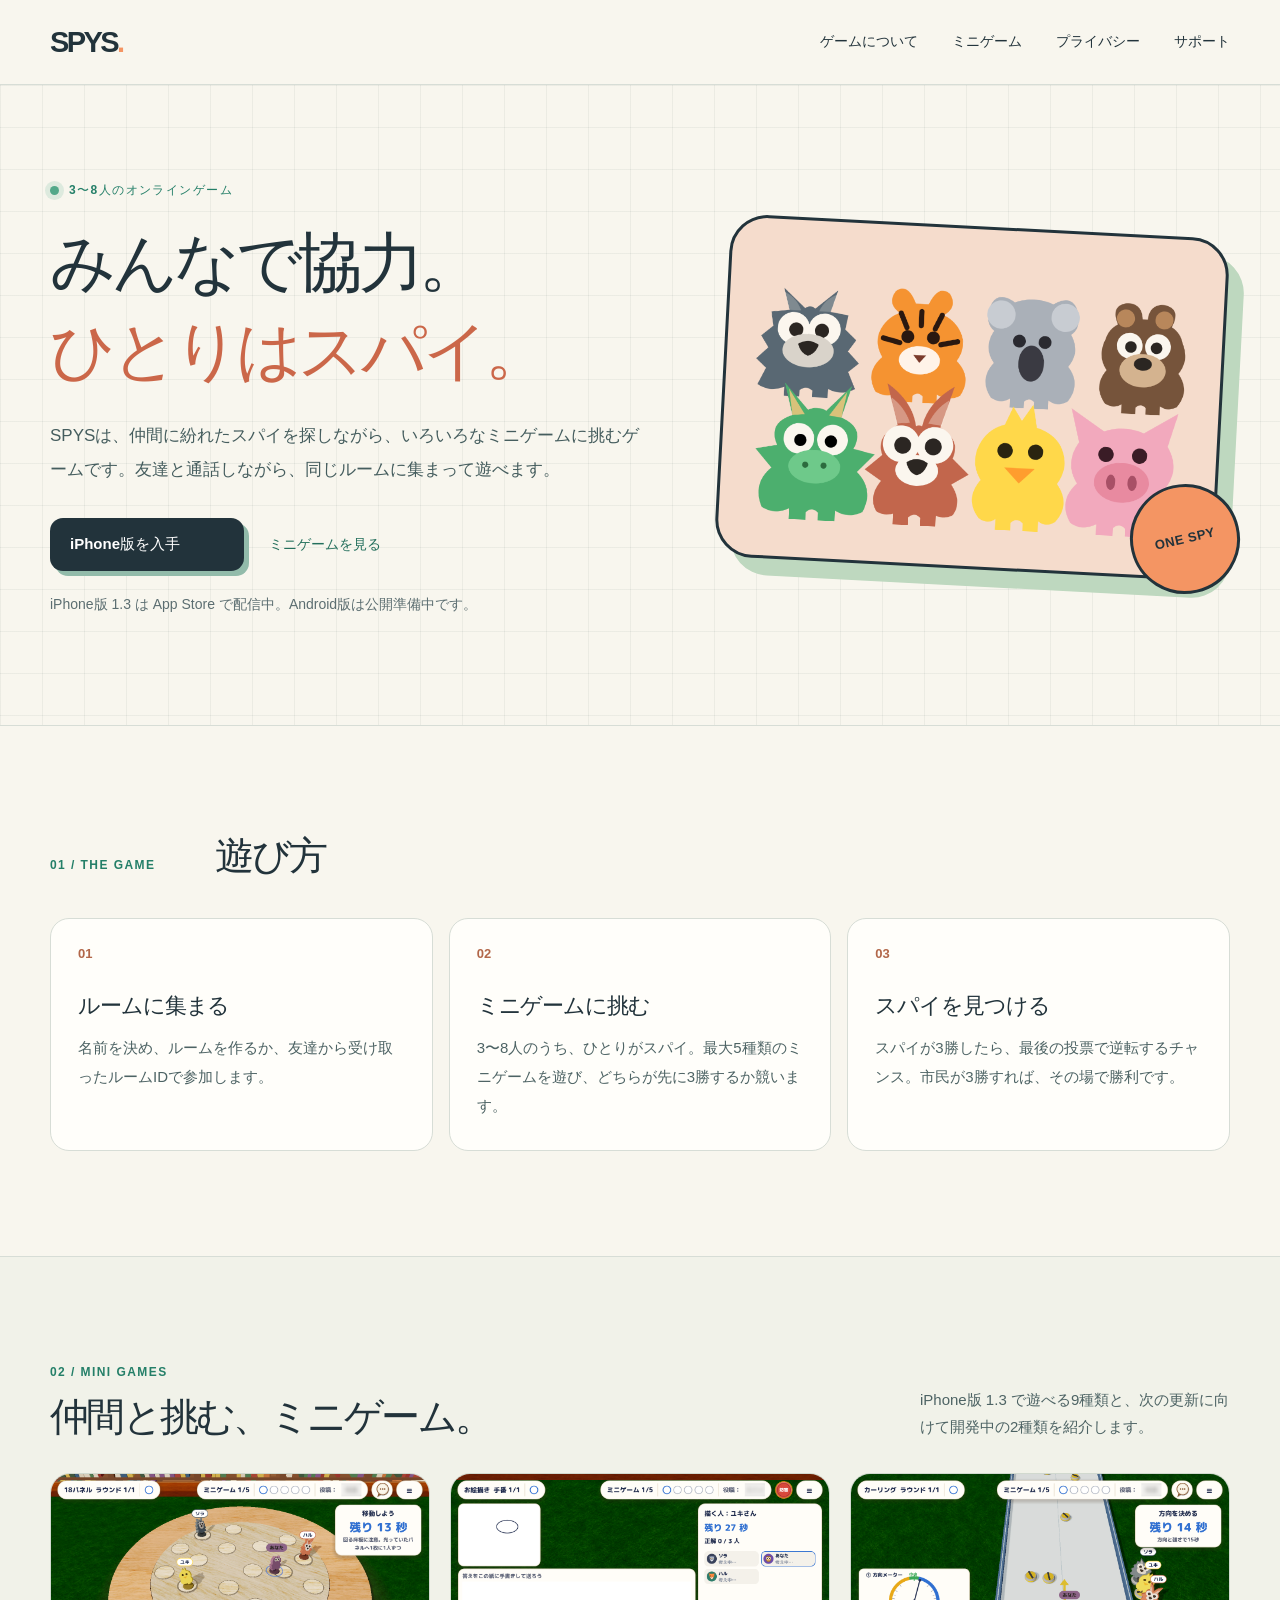
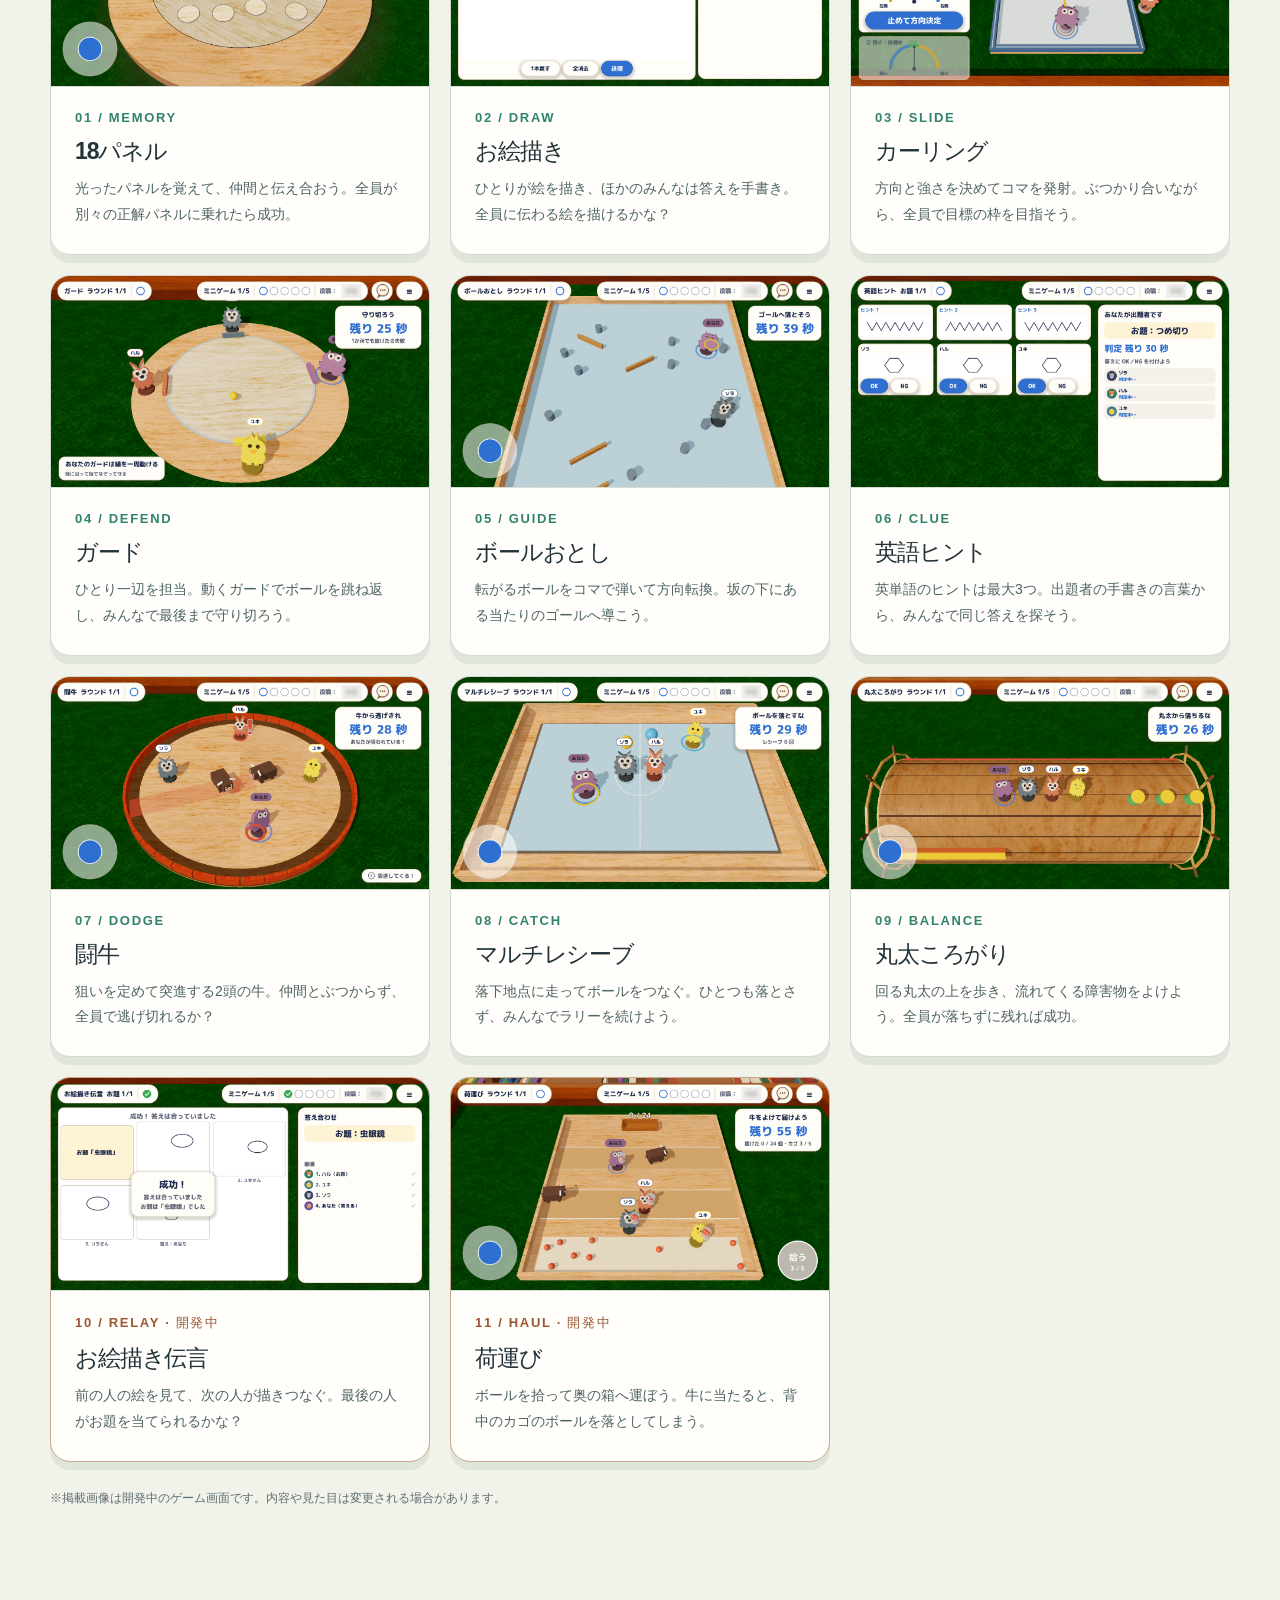
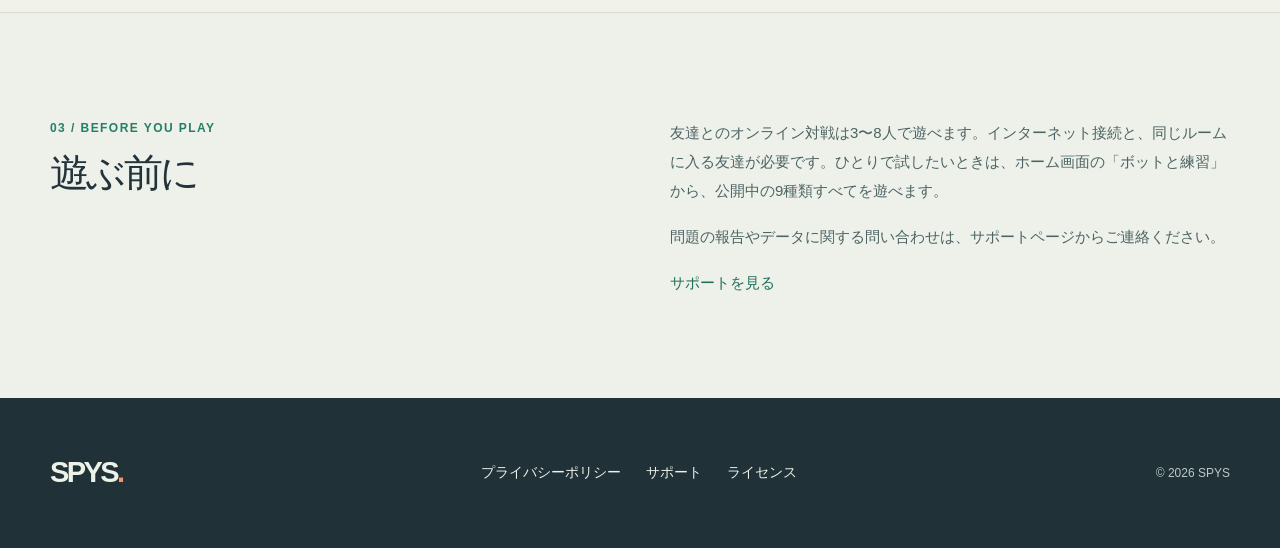
<file: index.html>
<!doctype html>
<html lang="ja">
<head>
  <meta charset="utf-8">
  <meta name="viewport" content="width=device-width, initial-scale=1">
  <meta name="theme-color" content="#f8f6ee">
  <meta name="description" content="SPYSは、3〜8人で遊ぶ協力と推理のオンラインミニゲームです。">
  <title>SPYS — ミニゲーム人狼</title>
  <link rel="icon" href="assets/icon.png" type="image/png">
  <link rel="stylesheet" href="styles.css">
</head>
<body>
  <header class="site-header">
    <div class="wrap header-inner">
      <a class="wordmark" href="./" aria-label="SPYS ホーム">SPYS<span class="wordmark-dot">.</span></a>
      <nav aria-label="メインメニュー">
        <a href="#about">ゲームについて</a>
        <a href="#minigames">ミニゲーム</a>
        <a href="privacy.html">プライバシー</a>
        <a href="support.html">サポート</a>
      </nav>
    </div>
  </header>

  <main>
    <section class="hero grid-bg">
      <div class="wrap hero-inner">
        <div class="hero-copy">
          <p class="eyebrow"><span class="signal"></span> 3〜8人のオンラインゲーム</p>
          <h1>みんなで協力。<br><em>ひとりはスパイ。</em></h1>
          <p class="lead">SPYSは、仲間に紛れたスパイを探しながら、いろいろなミニゲームに挑むゲームです。友達と通話しながら、同じルームに集まって遊べます。</p>
          <div class="hero-actions"><a class="button" href="https://apps.apple.com/jp/app/id6824772571">iPhone版を入手</a><a class="hero-games-link" href="#minigames">ミニゲームを見る</a></div>
          <p class="hero-note">iPhone版 1.3 は App Store で配信中。Android版は公開準備中です。</p>
        </div>
        <div class="hero-art">
          <div class="art-frame"><img src="assets/lineup.png" alt="SPYSに登場する動物のコマ" width="1536" height="1024"></div>
          <span class="art-stamp">ONE SPY</span>
        </div>
      </div>
    </section>

    <section class="section wrap" id="about">
      <div class="section-heading"><span class="index">01 / THE GAME</span><h2>遊び方</h2></div>
      <div class="steps">
        <article><span class="step-no">01</span><h3>ルームに集まる</h3><p>名前を決め、ルームを作るか、友達から受け取ったルームIDで参加します。</p></article>
        <article><span class="step-no">02</span><h3>ミニゲームに挑む</h3><p>3〜8人のうち、ひとりがスパイ。最大5種類のミニゲームを遊び、どちらが先に3勝するか競います。</p></article>
        <article><span class="step-no">03</span><h3>スパイを見つける</h3><p>スパイが3勝したら、最後の投票で逆転するチャンス。市民が3勝すれば、その場で勝利です。</p></article>
      </div>
    </section>

    <section class="section games-section" id="minigames" aria-labelledby="games-title">
      <div class="wrap">
        <div class="section-heading games-heading">
          <div><span class="index">02 / MINI GAMES</span><h2 id="games-title">仲間と挑む、ミニゲーム。</h2></div>
          <p>iPhone版 1.3 で遊べる9種類と、次の更新に向けて開発中の2種類を紹介します。</p>
        </div>
        <div class="games-grid">
          <article class="game-card"><img src="assets/games/panels18.png" alt="回転する18枚のパネルの上を動物のコマが移動するゲーム画面" width="1280" height="720" loading="lazy"><div class="game-card-copy"><span class="game-number">01 / MEMORY</span><h3>18パネル</h3><p>光ったパネルを覚えて、仲間と伝え合おう。全員が別々の正解パネルに乗れたら成功。</p></div></article>
          <article class="game-card"><img src="assets/games/drawing.png" alt="描き手の絵を見て、白いキャンバスに答えを手書きしたお絵描きのゲーム画面" width="1280" height="720" loading="lazy"><div class="game-card-copy"><span class="game-number">02 / DRAW</span><h3>お絵描き</h3><p>ひとりが絵を描き、ほかのみんなは答えを手書き。全員に伝わる絵を描けるかな？</p></div></article>
          <article class="game-card"><img src="assets/games/curling.png" alt="動物のコマを滑らせるカーリングのレーンと発射メーター" width="1280" height="720" loading="lazy"><div class="game-card-copy"><span class="game-number">03 / SLIDE</span><h3>カーリング</h3><p>方向と強さを決めてコマを発射。ぶつかり合いながら、全員で目標の枠を目指そう。</p></div></article>
          <article class="game-card"><img src="assets/games/guard.png" alt="動物たちが多角形の盤の辺を守り、中央のボールを跳ね返すゲーム画面" width="1280" height="720" loading="lazy"><div class="game-card-copy"><span class="game-number">04 / DEFEND</span><h3>ガード</h3><p>ひとり一辺を担当。動くガードでボールを跳ね返し、みんなで最後まで守り切ろう。</p></div></article>
          <article class="game-card"><img src="assets/games/goal-drop.png" alt="ピンや板のある坂で、動物のコマがボールをゴールへ導くゲーム画面" width="1280" height="720" loading="lazy"><div class="game-card-copy"><span class="game-number">05 / GUIDE</span><h3>ボールおとし</h3><p>転がるボールをコマで弾いて方向転換。坂の下にある当たりのゴールへ導こう。</p></div></article>
          <article class="game-card"><img src="assets/games/hint.png" alt="手書きの英単語ヒントを出している英語ヒントのゲーム画面" width="1280" height="720" loading="lazy"><div class="game-card-copy"><span class="game-number">06 / CLUE</span><h3>英語ヒント</h3><p>英単語のヒントは最大3つ。出題者の手書きの言葉から、みんなで同じ答えを探そう。</p></div></article>
          <article class="game-card"><img src="assets/games/bull.png" alt="丸い闘技場で2頭の牛から動物のコマが逃げるゲーム画面" width="1280" height="720" loading="lazy"><div class="game-card-copy"><span class="game-number">07 / DODGE</span><h3>闘牛</h3><p>狙いを定めて突進する2頭の牛。仲間とぶつからず、全員で逃げ切れるか？</p></div></article>
          <article class="game-card"><img src="assets/games/receive.png" alt="コート上で動物たちが複数の色つきボールをレシーブするゲーム画面" width="1280" height="720" loading="lazy"><div class="game-card-copy"><span class="game-number">08 / CATCH</span><h3>マルチレシーブ</h3><p>落下地点に走ってボールをつなぐ。ひとつも落とさず、みんなでラリーを続けよう。</p></div></article>
          <article class="game-card"><img src="assets/games/log-roll.png" alt="大きな丸太の上を動物のコマが歩き、流れてくる障害物をよけるゲーム画面" width="1280" height="720" loading="lazy"><div class="game-card-copy"><span class="game-number">09 / BALANCE</span><h3>丸太ころがり</h3><p>回る丸太の上を歩き、流れてくる障害物をよけよう。全員が落ちずに残れば成功。</p></div></article>
          <article class="game-card upcoming"><img src="assets/games/relay.png" alt="お題から順に描きつないだ絵と最後の答えが並ぶ、お絵描き伝言の答え合わせ画面" width="1280" height="720" loading="lazy"><div class="game-card-copy"><span class="game-number">10 / RELAY · 開発中</span><h3>お絵描き伝言</h3><p>前の人の絵を見て、次の人が描きつなぐ。最後の人がお題を当てられるかな？</p></div></article>
          <article class="game-card upcoming"><img src="assets/games/haul.png" alt="牛をよけながらボールを運び、奥の箱に届ける荷運びのゲーム画面" width="1280" height="720" loading="lazy"><div class="game-card-copy"><span class="game-number">11 / HAUL · 開発中</span><h3>荷運び</h3><p>ボールを拾って奥の箱へ運ぼう。牛に当たると、背中のカゴのボールを落としてしまう。</p></div></article>
        </div>
        <p class="games-note">※掲載画像は開発中のゲーム画面です。内容や見た目は変更される場合があります。</p>
      </div>
    </section>

    <section class="section section-soft">
      <div class="wrap two-col">
        <div><span class="index">03 / BEFORE YOU PLAY</span><h2>遊ぶ前に</h2></div>
        <div class="body-copy"><p>友達とのオンライン対戦は3〜8人で遊べます。インターネット接続と、同じルームに入る友達が必要です。ひとりで試したいときは、ホーム画面の「ボットと練習」から、公開中の9種類すべてを遊べます。</p><p>問題の報告やデータに関する問い合わせは、サポートページからご連絡ください。</p><a class="text-link" href="support.html">サポートを見る</a></div>
      </div>
    </section>
  </main>

  <footer class="site-footer"><div class="wrap footer-inner"><span class="wordmark">SPYS<span class="wordmark-dot">.</span></span><div><a href="privacy.html">プライバシーポリシー</a><a href="support.html">サポート</a><a href="licenses.html">ライセンス</a></div><small>© 2026 SPYS</small></div></footer>
</body>
</html>
</file>
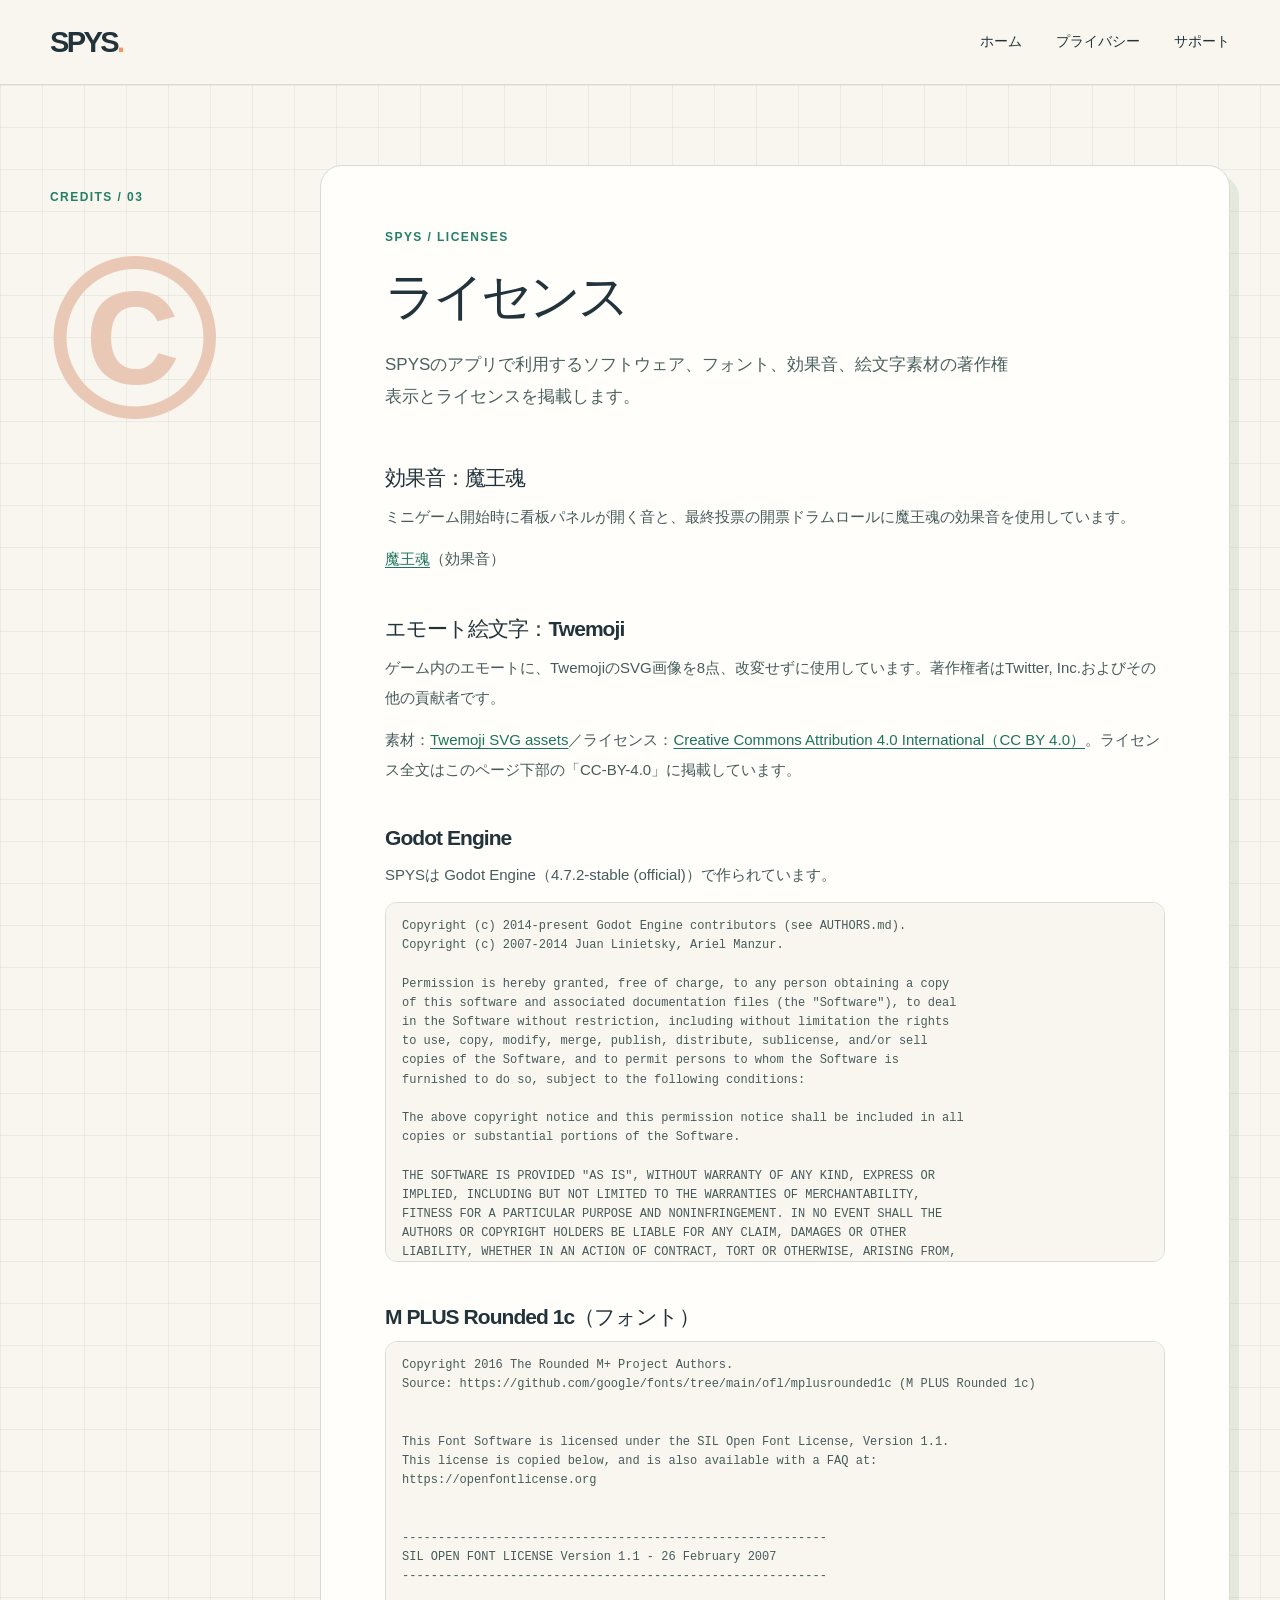
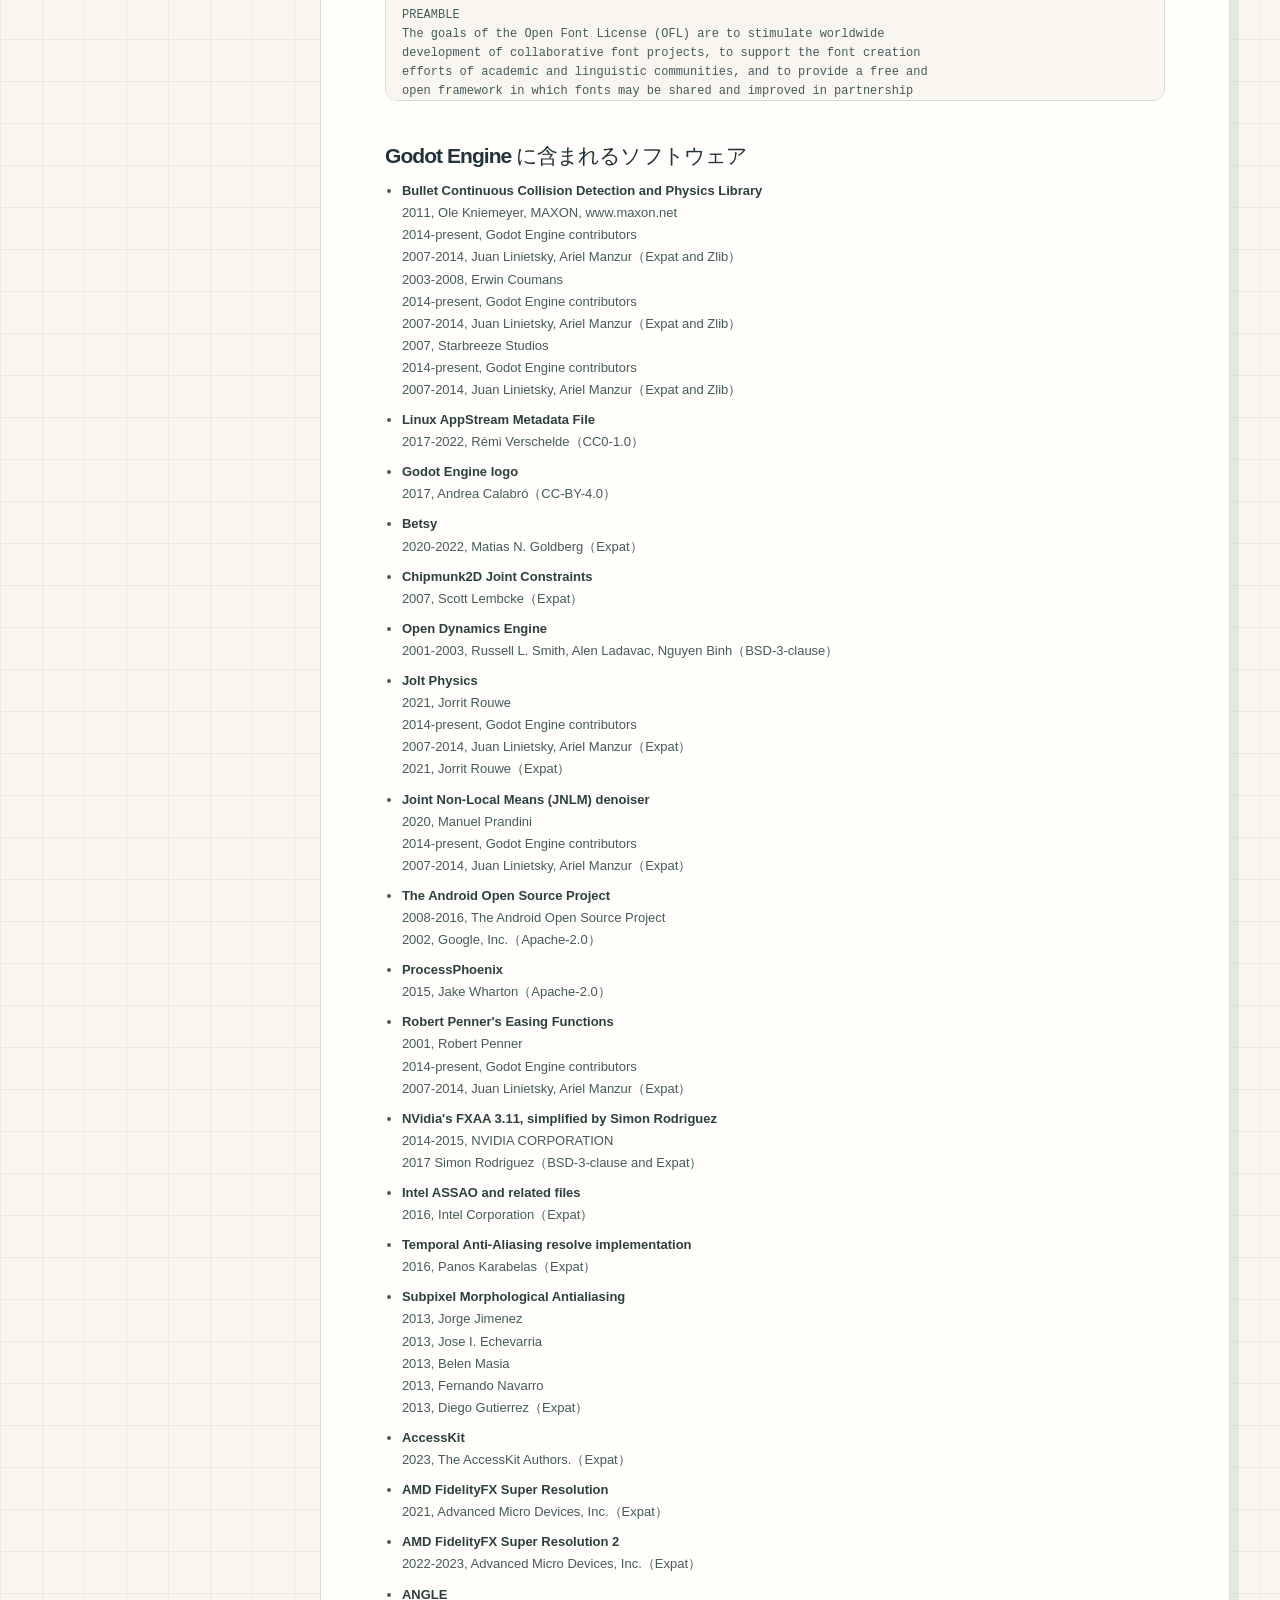
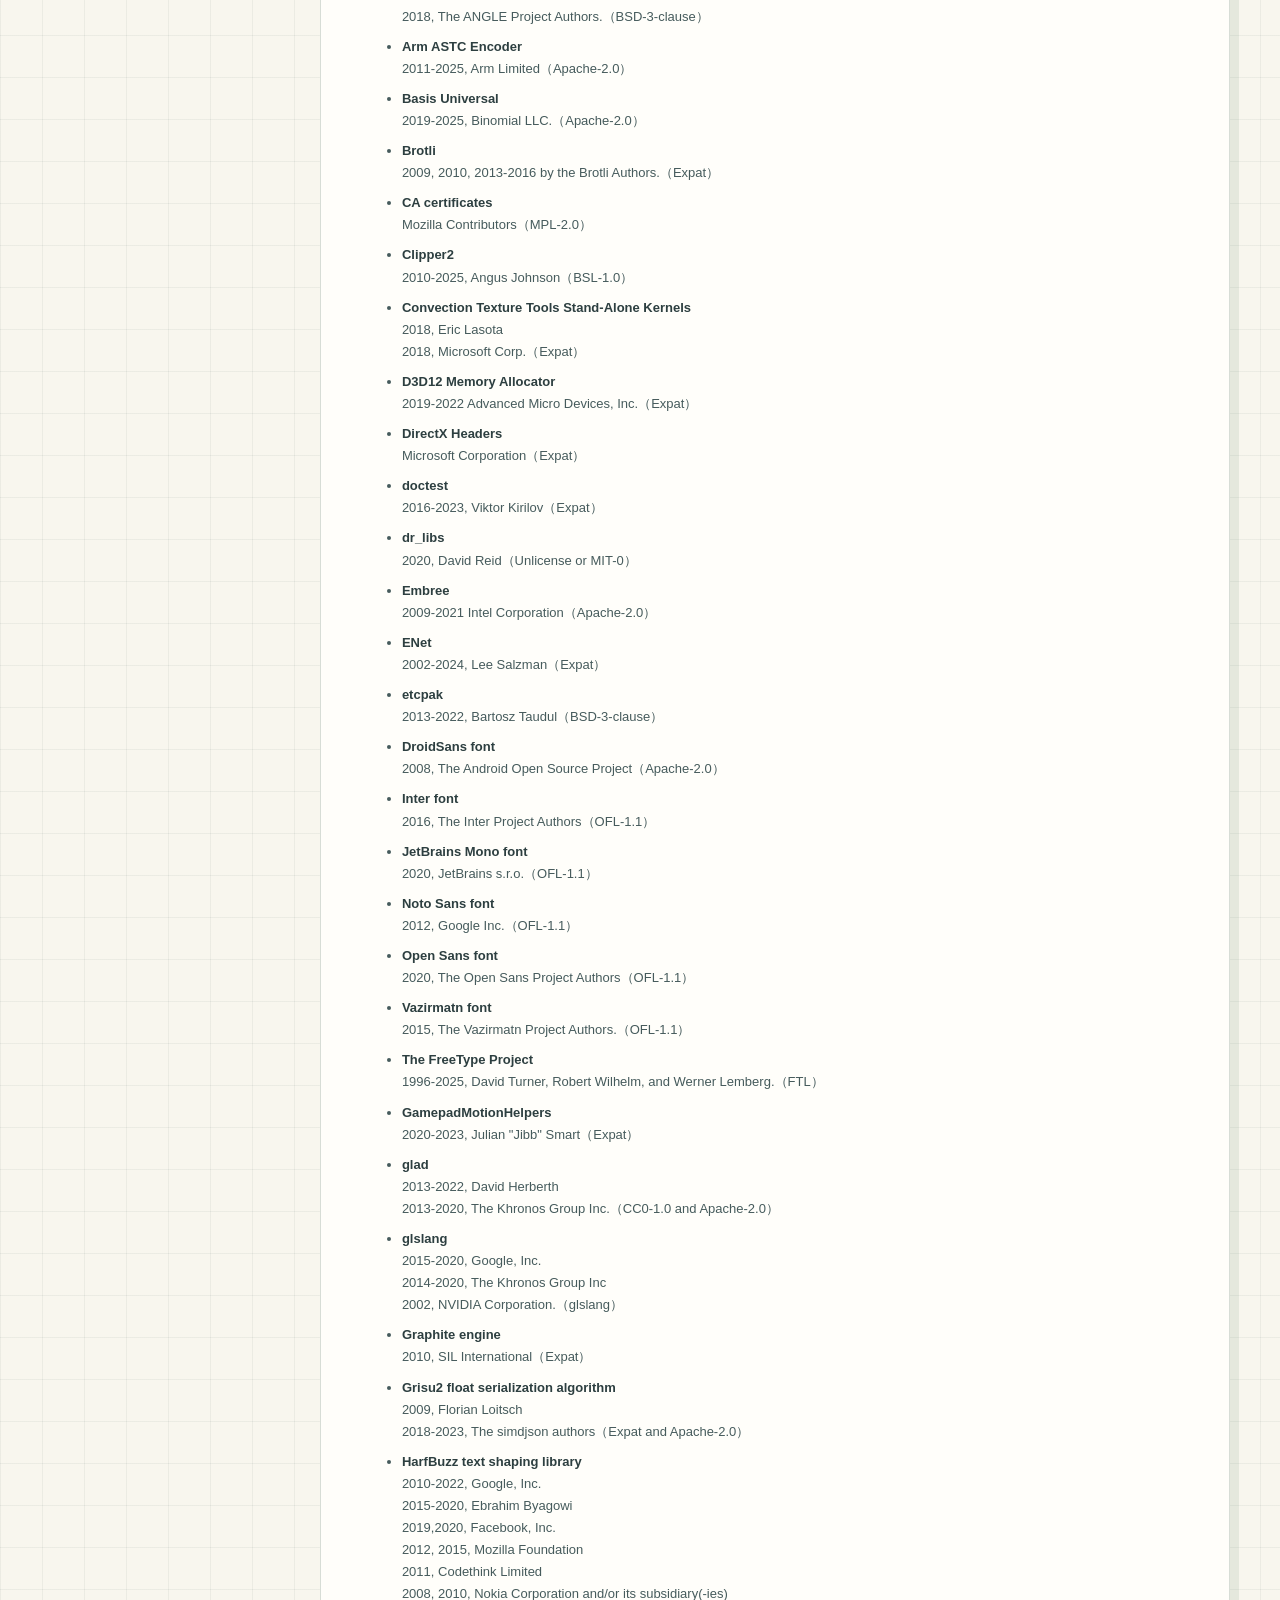
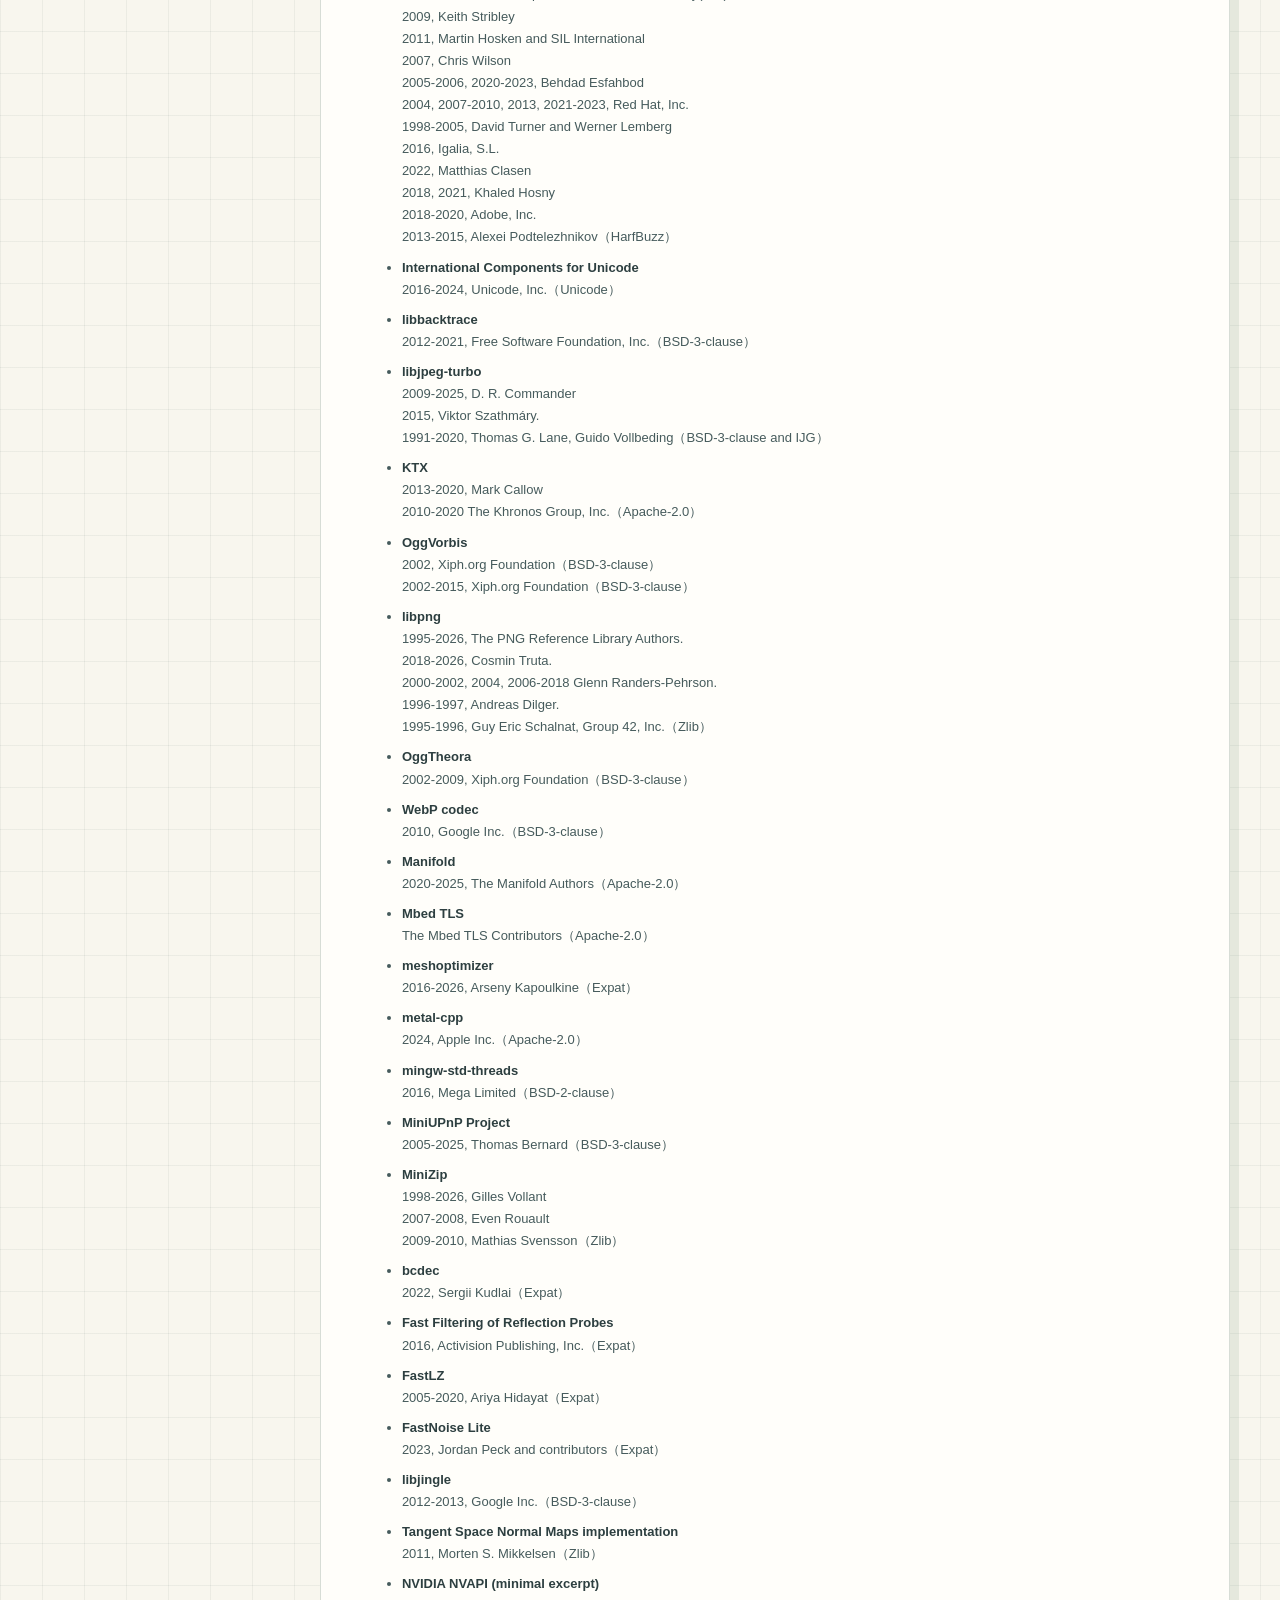
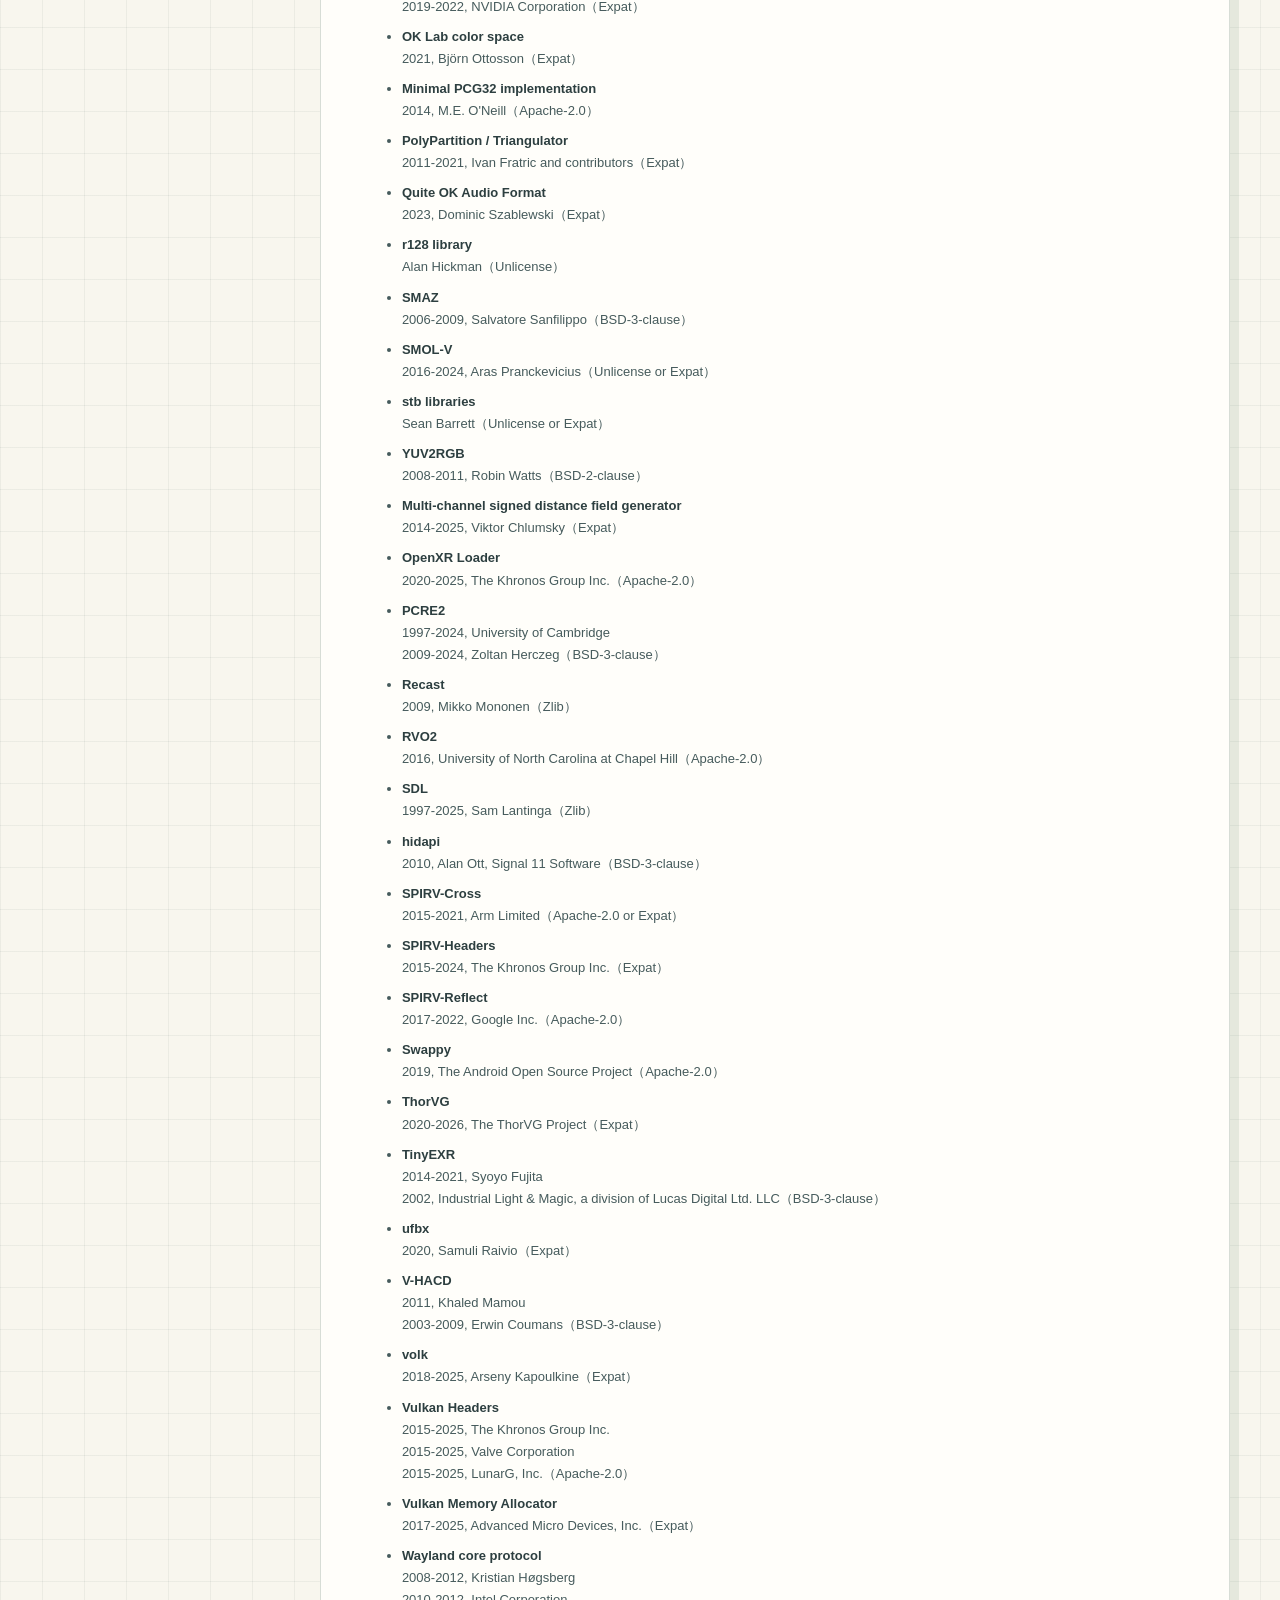
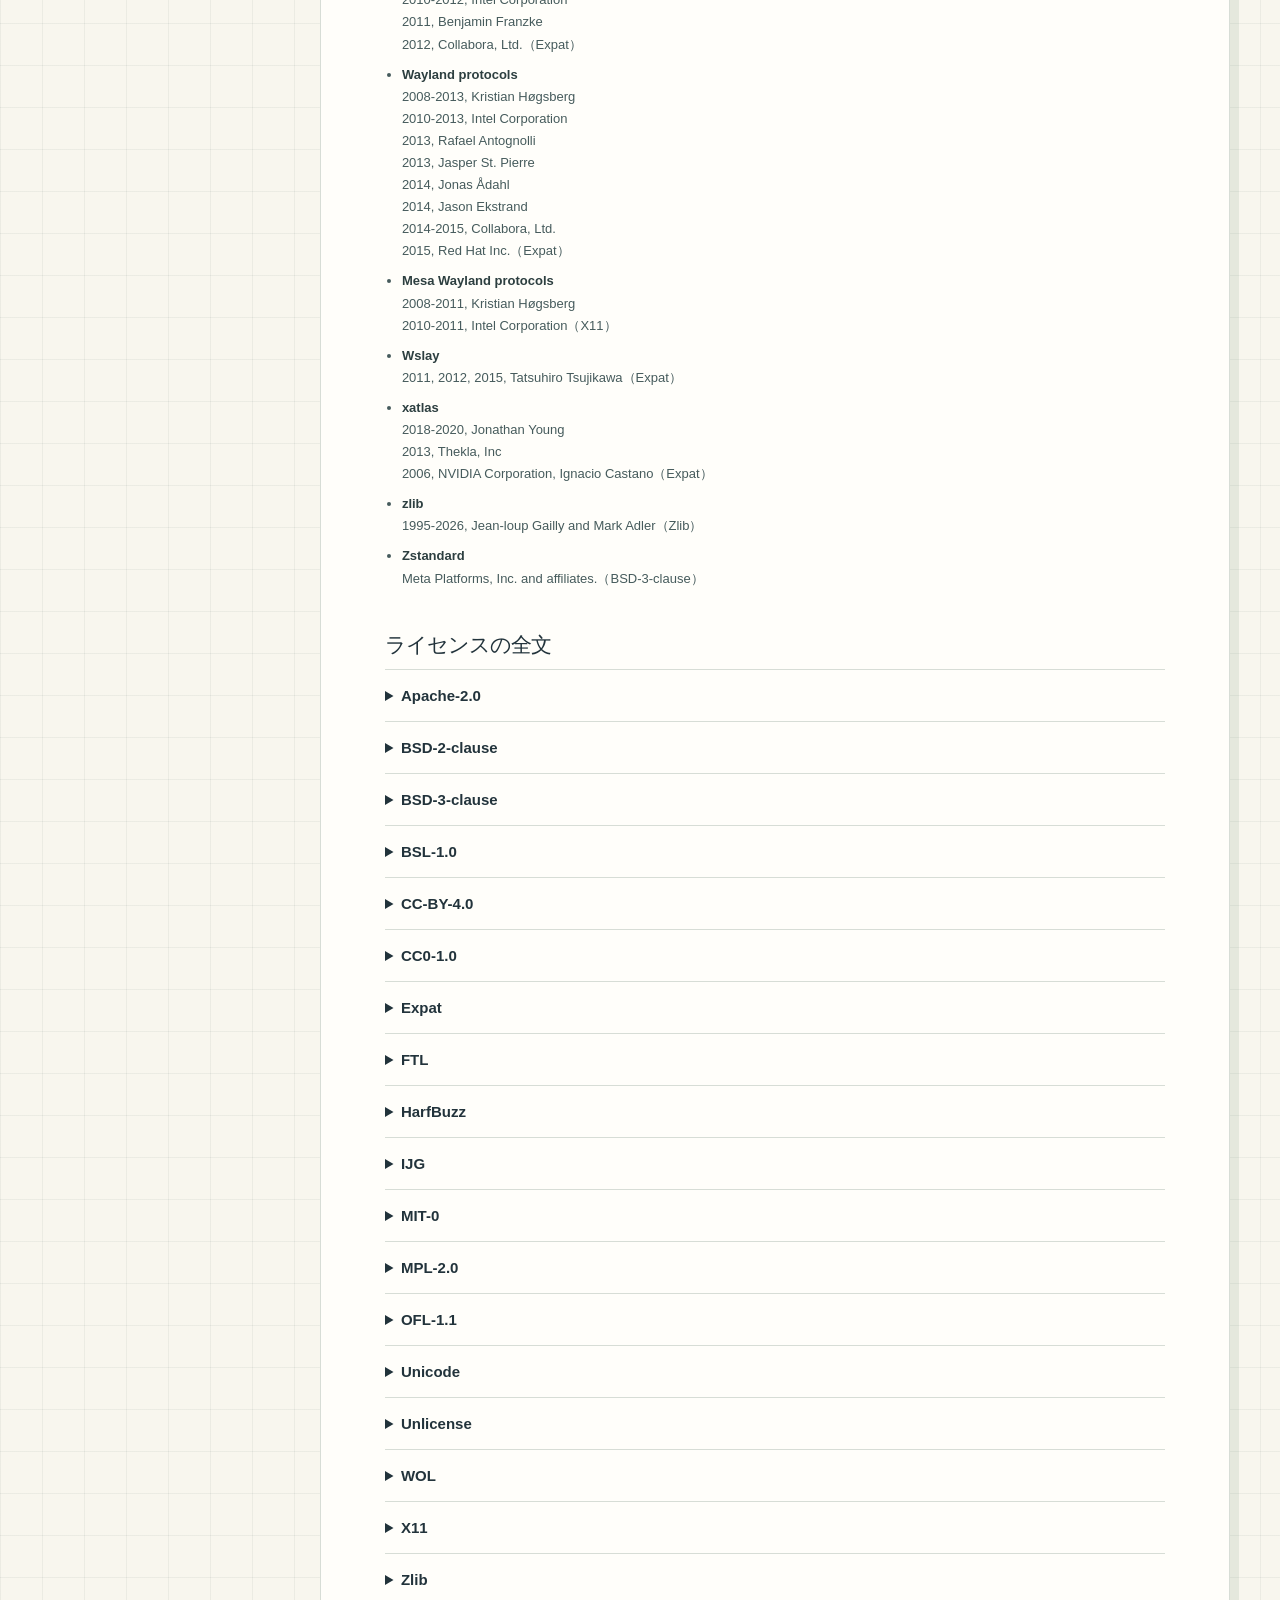
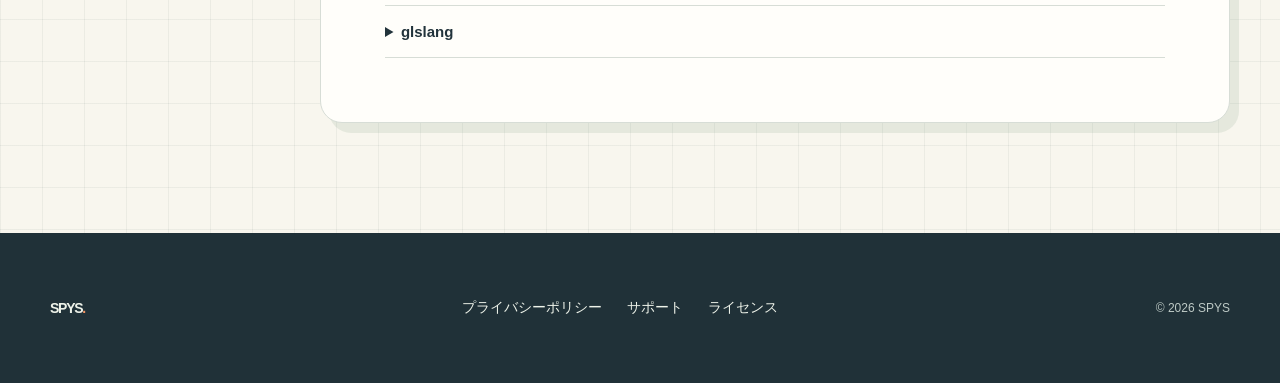
<file: licenses.html>
<!doctype html>
<html lang="ja">
<head>
  <meta charset="utf-8"><meta name="viewport" content="width=device-width, initial-scale=1"><meta name="theme-color" content="#f8f6ee">
  <meta name="description" content="SPYSが利用しているソフトウェアとフォントの著作権表示とライセンス。">
  <title>ライセンス — SPYS</title><link rel="icon" href="assets/icon.png" type="image/png"><link rel="stylesheet" href="styles.css">
</head>
<body>
  <header class="site-header"><div class="wrap header-inner"><a class="wordmark" href="./" aria-label="SPYS ホーム">SPYS<span class="wordmark-dot">.</span></a><nav aria-label="メインメニュー"><a href="./">ホーム</a><a href="privacy.html">プライバシー</a><a href="support.html">サポート</a></nav></div></header>
  <main class="document grid-bg"><div class="wrap document-layout"><aside class="document-aside"><span class="index">CREDITS / 03</span><div class="aside-mark" aria-hidden="true">©</div></aside><article class="document-card"><p class="eyebrow">SPYS / LICENSES</p><h1>ライセンス</h1><p class="document-lead">SPYSのアプリで利用するソフトウェア、フォント、効果音、絵文字素材の著作権表示とライセンスを掲載します。</p>
    <section><h2>効果音：魔王魂</h2><p>ミニゲーム開始時に看板パネルが開く音と、最終投票の開票ドラムロールに魔王魂の効果音を使用しています。</p><p><a href="https://maou.audio/">魔王魂</a>（効果音）</p></section>
    <section><h2>エモート絵文字：Twemoji</h2><p>ゲーム内のエモートに、TwemojiのSVG画像を8点、改変せずに使用しています。著作権者はTwitter, Inc.およびその他の貢献者です。</p><p>素材：<a href="https://github.com/jdecked/twemoji/tree/main/assets/svg">Twemoji SVG assets</a>／ライセンス：<a href="https://creativecommons.org/licenses/by/4.0/">Creative Commons Attribution 4.0 International（CC BY 4.0）</a>。ライセンス全文はこのページ下部の「CC-BY-4.0」に掲載しています。</p></section>
    <section><h2>Godot Engine</h2><p>SPYSは Godot Engine（4.7.2-stable (official)）で作られています。</p><pre class="license-text">Copyright (c) 2014-present Godot Engine contributors (see AUTHORS.md).
Copyright (c) 2007-2014 Juan Linietsky, Ariel Manzur.

Permission is hereby granted, free of charge, to any person obtaining a copy
of this software and associated documentation files (the "Software"), to deal
in the Software without restriction, including without limitation the rights
to use, copy, modify, merge, publish, distribute, sublicense, and/or sell
copies of the Software, and to permit persons to whom the Software is
furnished to do so, subject to the following conditions:

The above copyright notice and this permission notice shall be included in all
copies or substantial portions of the Software.

THE SOFTWARE IS PROVIDED "AS IS", WITHOUT WARRANTY OF ANY KIND, EXPRESS OR
IMPLIED, INCLUDING BUT NOT LIMITED TO THE WARRANTIES OF MERCHANTABILITY,
FITNESS FOR A PARTICULAR PURPOSE AND NONINFRINGEMENT. IN NO EVENT SHALL THE
AUTHORS OR COPYRIGHT HOLDERS BE LIABLE FOR ANY CLAIM, DAMAGES OR OTHER
LIABILITY, WHETHER IN AN ACTION OF CONTRACT, TORT OR OTHERWISE, ARISING FROM,
OUT OF OR IN CONNECTION WITH THE SOFTWARE OR THE USE OR OTHER DEALINGS IN THE
SOFTWARE.
</pre></section>
    <section><h2>M PLUS Rounded 1c（フォント）</h2><pre class="license-text">Copyright 2016 The Rounded M+ Project Authors.
Source: https://github.com/google/fonts/tree/main/ofl/mplusrounded1c (M PLUS Rounded 1c)


This Font Software is licensed under the SIL Open Font License, Version 1.1.
This license is copied below, and is also available with a FAQ at:
https://openfontlicense.org


-----------------------------------------------------------
SIL OPEN FONT LICENSE Version 1.1 - 26 February 2007
-----------------------------------------------------------

PREAMBLE
The goals of the Open Font License (OFL) are to stimulate worldwide
development of collaborative font projects, to support the font creation
efforts of academic and linguistic communities, and to provide a free and
open framework in which fonts may be shared and improved in partnership
with others.

The OFL allows the licensed fonts to be used, studied, modified and
redistributed freely as long as they are not sold by themselves. The
fonts, including any derivative works, can be bundled, embedded,
redistributed and/or sold with any software provided that any reserved
names are not used by derivative works. The fonts and derivatives,
however, cannot be released under any other type of license. The
requirement for fonts to remain under this license does not apply
to any document created using the fonts or their derivatives.

DEFINITIONS
"Font Software" refers to the set of files released by the Copyright
Holder(s) under this license and clearly marked as such. This may
include source files, build scripts and documentation.

"Reserved Font Name" refers to any names specified as such after the
copyright statement(s).

"Original Version" refers to the collection of Font Software components as
distributed by the Copyright Holder(s).

"Modified Version" refers to any derivative made by adding to, deleting,
or substituting -- in part or in whole -- any of the components of the
Original Version, by changing formats or by porting the Font Software to a
new environment.

"Author" refers to any designer, engineer, programmer, technical
writer or other person who contributed to the Font Software.

PERMISSION &amp; CONDITIONS
Permission is hereby granted, free of charge, to any person obtaining
a copy of the Font Software, to use, study, copy, merge, embed, modify,
redistribute, and sell modified and unmodified copies of the Font
Software, subject to the following conditions:

1) Neither the Font Software nor any of its individual components,
in Original or Modified Versions, may be sold by itself.

2) Original or Modified Versions of the Font Software may be bundled,
redistributed and/or sold with any software, provided that each copy
contains the above copyright notice and this license. These can be
included either as stand-alone text files, human-readable headers or
in the appropriate machine-readable metadata fields within text or
binary files as long as those fields can be easily viewed by the user.

3) No Modified Version of the Font Software may use the Reserved Font
Name(s) unless explicit written permission is granted by the corresponding
Copyright Holder. This restriction only applies to the primary font name as
presented to the users.

4) The name(s) of the Copyright Holder(s) or the Author(s) of the Font
Software shall not be used to promote, endorse or advertise any
Modified Version, except to acknowledge the contribution(s) of the
Copyright Holder(s) and the Author(s) or with their explicit written
permission.

5) The Font Software, modified or unmodified, in part or in whole,
must be distributed entirely under this license, and must not be
distributed under any other license. The requirement for fonts to
remain under this license does not apply to any document created
using the Font Software.

TERMINATION
This license becomes null and void if any of the above conditions are
not met.

DISCLAIMER
THE FONT SOFTWARE IS PROVIDED "AS IS", WITHOUT WARRANTY OF ANY KIND,
EXPRESS OR IMPLIED, INCLUDING BUT NOT LIMITED TO ANY WARRANTIES OF
MERCHANTABILITY, FITNESS FOR A PARTICULAR PURPOSE AND NONINFRINGEMENT
OF COPYRIGHT, PATENT, TRADEMARK, OR OTHER RIGHT. IN NO EVENT SHALL THE
COPYRIGHT HOLDER BE LIABLE FOR ANY CLAIM, DAMAGES OR OTHER LIABILITY,
INCLUDING ANY GENERAL, SPECIAL, INDIRECT, INCIDENTAL, OR CONSEQUENTIAL
DAMAGES, WHETHER IN AN ACTION OF CONTRACT, TORT OR OTHERWISE, ARISING
FROM, OUT OF THE USE OR INABILITY TO USE THE FONT SOFTWARE OR FROM
OTHER DEALINGS IN THE FONT SOFTWARE.
</pre></section>
    <section><h2>Godot Engine に含まれるソフトウェア</h2><ul class="license-list">
<li><strong>Bullet Continuous Collision Detection and Physics Library</strong><br>2011, Ole Kniemeyer, MAXON, www.maxon.net<br>2014-present, Godot Engine contributors<br>2007-2014, Juan Linietsky, Ariel Manzur（Expat and Zlib）<br>2003-2008, Erwin Coumans<br>2014-present, Godot Engine contributors<br>2007-2014, Juan Linietsky, Ariel Manzur（Expat and Zlib）<br>2007, Starbreeze Studios<br>2014-present, Godot Engine contributors<br>2007-2014, Juan Linietsky, Ariel Manzur（Expat and Zlib）</li>
<li><strong>Linux AppStream Metadata File</strong><br>2017-2022, Rémi Verschelde（CC0-1.0）</li>
<li><strong>Godot Engine logo</strong><br>2017, Andrea Calabró（CC-BY-4.0）</li>
<li><strong>Betsy</strong><br>2020-2022, Matias N. Goldberg（Expat）</li>
<li><strong>Chipmunk2D Joint Constraints</strong><br>2007, Scott Lembcke（Expat）</li>
<li><strong>Open Dynamics Engine</strong><br>2001-2003, Russell L. Smith, Alen Ladavac, Nguyen Binh（BSD-3-clause）</li>
<li><strong>Jolt Physics</strong><br>2021, Jorrit Rouwe<br>2014-present, Godot Engine contributors<br>2007-2014, Juan Linietsky, Ariel Manzur（Expat）<br>2021, Jorrit Rouwe（Expat）</li>
<li><strong>Joint Non-Local Means (JNLM) denoiser</strong><br>2020, Manuel Prandini<br>2014-present, Godot Engine contributors<br>2007-2014, Juan Linietsky, Ariel Manzur（Expat）</li>
<li><strong>The Android Open Source Project</strong><br>2008-2016, The Android Open Source Project<br>2002, Google, Inc.（Apache-2.0）</li>
<li><strong>ProcessPhoenix</strong><br>2015, Jake Wharton（Apache-2.0）</li>
<li><strong>Robert Penner's Easing Functions</strong><br>2001, Robert Penner<br>2014-present, Godot Engine contributors<br>2007-2014, Juan Linietsky, Ariel Manzur（Expat）</li>
<li><strong>NVidia's FXAA 3.11, simplified by Simon Rodriguez</strong><br>2014-2015, NVIDIA CORPORATION<br>2017 Simon Rodriguez（BSD-3-clause and Expat）</li>
<li><strong>Intel ASSAO and related files</strong><br>2016, Intel Corporation（Expat）</li>
<li><strong>Temporal Anti-Aliasing resolve implementation</strong><br>2016, Panos Karabelas（Expat）</li>
<li><strong>Subpixel Morphological Antialiasing</strong><br>2013, Jorge Jimenez<br>2013, Jose I. Echevarria<br>2013, Belen Masia<br>2013, Fernando Navarro<br>2013, Diego Gutierrez（Expat）</li>
<li><strong>AccessKit</strong><br>2023, The AccessKit Authors.（Expat）</li>
<li><strong>AMD FidelityFX Super Resolution</strong><br>2021, Advanced Micro Devices, Inc.（Expat）</li>
<li><strong>AMD FidelityFX Super Resolution 2</strong><br>2022-2023, Advanced Micro Devices, Inc.（Expat）</li>
<li><strong>ANGLE</strong><br>2018, The ANGLE Project Authors.（BSD-3-clause）</li>
<li><strong>Arm ASTC Encoder</strong><br>2011-2025, Arm Limited（Apache-2.0）</li>
<li><strong>Basis Universal</strong><br>2019-2025, Binomial LLC.（Apache-2.0）</li>
<li><strong>Brotli</strong><br>2009, 2010, 2013-2016 by the Brotli Authors.（Expat）</li>
<li><strong>CA certificates</strong><br>Mozilla Contributors（MPL-2.0）</li>
<li><strong>Clipper2</strong><br>2010-2025, Angus Johnson（BSL-1.0）</li>
<li><strong>Convection Texture Tools Stand-Alone Kernels</strong><br>2018, Eric Lasota<br>2018, Microsoft Corp.（Expat）</li>
<li><strong>D3D12 Memory Allocator</strong><br>2019-2022 Advanced Micro Devices, Inc.（Expat）</li>
<li><strong>DirectX Headers</strong><br>Microsoft Corporation（Expat）</li>
<li><strong>doctest</strong><br>2016-2023, Viktor Kirilov（Expat）</li>
<li><strong>dr_libs</strong><br>2020, David Reid（Unlicense or MIT-0）</li>
<li><strong>Embree</strong><br>2009-2021 Intel Corporation（Apache-2.0）</li>
<li><strong>ENet</strong><br>2002-2024, Lee Salzman（Expat）</li>
<li><strong>etcpak</strong><br>2013-2022, Bartosz Taudul（BSD-3-clause）</li>
<li><strong>DroidSans font</strong><br>2008, The Android Open Source Project（Apache-2.0）</li>
<li><strong>Inter font</strong><br>2016, The Inter Project Authors（OFL-1.1）</li>
<li><strong>JetBrains Mono font</strong><br>2020, JetBrains s.r.o.（OFL-1.1）</li>
<li><strong>Noto Sans font</strong><br>2012, Google Inc.（OFL-1.1）</li>
<li><strong>Open Sans font</strong><br>2020, The Open Sans Project Authors（OFL-1.1）</li>
<li><strong>Vazirmatn font</strong><br>2015, The Vazirmatn Project Authors.（OFL-1.1）</li>
<li><strong>The FreeType Project</strong><br>1996-2025, David Turner, Robert Wilhelm, and Werner Lemberg.（FTL）</li>
<li><strong>GamepadMotionHelpers</strong><br>2020-2023, Julian "Jibb" Smart（Expat）</li>
<li><strong>glad</strong><br>2013-2022, David Herberth<br>2013-2020, The Khronos Group Inc.（CC0-1.0 and Apache-2.0）</li>
<li><strong>glslang</strong><br>2015-2020, Google, Inc.<br>2014-2020, The Khronos Group Inc<br>2002, NVIDIA Corporation.（glslang）</li>
<li><strong>Graphite engine</strong><br>2010, SIL International（Expat）</li>
<li><strong>Grisu2 float serialization algorithm</strong><br>2009, Florian Loitsch<br>2018-2023, The simdjson authors（Expat and Apache-2.0）</li>
<li><strong>HarfBuzz text shaping library</strong><br>2010-2022, Google, Inc.<br>2015-2020, Ebrahim Byagowi<br>2019,2020, Facebook, Inc.<br>2012, 2015, Mozilla Foundation<br>2011, Codethink Limited<br>2008, 2010, Nokia Corporation and/or its subsidiary(-ies)<br>2009, Keith Stribley<br>2011, Martin Hosken and SIL International<br>2007, Chris Wilson<br>2005-2006, 2020-2023, Behdad Esfahbod<br>2004, 2007-2010, 2013, 2021-2023, Red Hat, Inc.<br>1998-2005, David Turner and Werner Lemberg<br>2016, Igalia, S.L.<br>2022, Matthias Clasen<br>2018, 2021, Khaled Hosny<br>2018-2020, Adobe, Inc.<br>2013-2015, Alexei Podtelezhnikov（HarfBuzz）</li>
<li><strong>International Components for Unicode</strong><br>2016-2024, Unicode, Inc.（Unicode）</li>
<li><strong>libbacktrace</strong><br>2012-2021, Free Software Foundation, Inc.（BSD-3-clause）</li>
<li><strong>libjpeg-turbo</strong><br>2009-2025, D. R. Commander<br>2015, Viktor Szathmáry.<br>1991-2020, Thomas G. Lane, Guido Vollbeding（BSD-3-clause and IJG）</li>
<li><strong>KTX</strong><br>2013-2020, Mark Callow<br>2010-2020 The Khronos Group, Inc.（Apache-2.0）</li>
<li><strong>OggVorbis</strong><br>2002, Xiph.org Foundation（BSD-3-clause）<br>2002-2015, Xiph.org Foundation（BSD-3-clause）</li>
<li><strong>libpng</strong><br>1995-2026, The PNG Reference Library Authors.<br>2018-2026, Cosmin Truta.<br>2000-2002, 2004, 2006-2018 Glenn Randers-Pehrson.<br>1996-1997, Andreas Dilger.<br>1995-1996, Guy Eric Schalnat, Group 42, Inc.（Zlib）</li>
<li><strong>OggTheora</strong><br>2002-2009, Xiph.org Foundation（BSD-3-clause）</li>
<li><strong>WebP codec</strong><br>2010, Google Inc.（BSD-3-clause）</li>
<li><strong>Manifold</strong><br>2020-2025, The Manifold Authors（Apache-2.0）</li>
<li><strong>Mbed TLS</strong><br>The Mbed TLS Contributors（Apache-2.0）</li>
<li><strong>meshoptimizer</strong><br>2016-2026, Arseny Kapoulkine（Expat）</li>
<li><strong>metal-cpp</strong><br>2024, Apple Inc.（Apache-2.0）</li>
<li><strong>mingw-std-threads</strong><br>2016, Mega Limited（BSD-2-clause）</li>
<li><strong>MiniUPnP Project</strong><br>2005-2025, Thomas Bernard（BSD-3-clause）</li>
<li><strong>MiniZip</strong><br>1998-2026, Gilles Vollant<br>2007-2008, Even Rouault<br>2009-2010, Mathias Svensson（Zlib）</li>
<li><strong>bcdec</strong><br>2022, Sergii Kudlai（Expat）</li>
<li><strong>Fast Filtering of Reflection Probes</strong><br>2016, Activision Publishing, Inc.（Expat）</li>
<li><strong>FastLZ</strong><br>2005-2020, Ariya Hidayat（Expat）</li>
<li><strong>FastNoise Lite</strong><br>2023, Jordan Peck and contributors（Expat）</li>
<li><strong>libjingle</strong><br>2012-2013, Google Inc.（BSD-3-clause）</li>
<li><strong>Tangent Space Normal Maps implementation</strong><br>2011, Morten S. Mikkelsen（Zlib）</li>
<li><strong>NVIDIA NVAPI (minimal excerpt)</strong><br>2019-2022, NVIDIA Corporation（Expat）</li>
<li><strong>OK Lab color space</strong><br>2021, Björn Ottosson（Expat）</li>
<li><strong>Minimal PCG32 implementation</strong><br>2014, M.E. O'Neill（Apache-2.0）</li>
<li><strong>PolyPartition / Triangulator</strong><br>2011-2021, Ivan Fratric and contributors（Expat）</li>
<li><strong>Quite OK Audio Format</strong><br>2023, Dominic Szablewski（Expat）</li>
<li><strong>r128 library</strong><br>Alan Hickman（Unlicense）</li>
<li><strong>SMAZ</strong><br>2006-2009, Salvatore Sanfilippo（BSD-3-clause）</li>
<li><strong>SMOL-V</strong><br>2016-2024, Aras Pranckevicius（Unlicense or Expat）</li>
<li><strong>stb libraries</strong><br>Sean Barrett（Unlicense or Expat）</li>
<li><strong>YUV2RGB</strong><br>2008-2011, Robin Watts（BSD-2-clause）</li>
<li><strong>Multi-channel signed distance field generator</strong><br>2014-2025, Viktor Chlumsky（Expat）</li>
<li><strong>OpenXR Loader</strong><br>2020-2025, The Khronos Group Inc.（Apache-2.0）</li>
<li><strong>PCRE2</strong><br>1997-2024, University of Cambridge<br>2009-2024, Zoltan Herczeg（BSD-3-clause）</li>
<li><strong>Recast</strong><br>2009, Mikko Mononen（Zlib）</li>
<li><strong>RVO2</strong><br>2016, University of North Carolina at Chapel Hill（Apache-2.0）</li>
<li><strong>SDL</strong><br>1997-2025, Sam Lantinga（Zlib）</li>
<li><strong>hidapi</strong><br>2010, Alan Ott, Signal 11 Software（BSD-3-clause）</li>
<li><strong>SPIRV-Cross</strong><br>2015-2021, Arm Limited（Apache-2.0 or Expat）</li>
<li><strong>SPIRV-Headers</strong><br>2015-2024, The Khronos Group Inc.（Expat）</li>
<li><strong>SPIRV-Reflect</strong><br>2017-2022, Google Inc.（Apache-2.0）</li>
<li><strong>Swappy</strong><br>2019, The Android Open Source Project（Apache-2.0）</li>
<li><strong>ThorVG</strong><br>2020-2026, The ThorVG Project（Expat）</li>
<li><strong>TinyEXR</strong><br>2014-2021, Syoyo Fujita<br>2002, Industrial Light &amp; Magic, a division of Lucas Digital Ltd. LLC（BSD-3-clause）</li>
<li><strong>ufbx</strong><br>2020, Samuli Raivio（Expat）</li>
<li><strong>V-HACD</strong><br>2011, Khaled Mamou<br>2003-2009, Erwin Coumans（BSD-3-clause）</li>
<li><strong>volk</strong><br>2018-2025, Arseny Kapoulkine（Expat）</li>
<li><strong>Vulkan Headers</strong><br>2015-2025, The Khronos Group Inc.<br>2015-2025, Valve Corporation<br>2015-2025, LunarG, Inc.（Apache-2.0）</li>
<li><strong>Vulkan Memory Allocator</strong><br>2017-2025, Advanced Micro Devices, Inc.（Expat）</li>
<li><strong>Wayland core protocol</strong><br>2008-2012, Kristian Høgsberg<br>2010-2012, Intel Corporation<br>2011, Benjamin Franzke<br>2012, Collabora, Ltd.（Expat）</li>
<li><strong>Wayland protocols</strong><br>2008-2013, Kristian Høgsberg<br>2010-2013, Intel Corporation<br>2013, Rafael Antognolli<br>2013, Jasper St. Pierre<br>2014, Jonas Ådahl<br>2014, Jason Ekstrand<br>2014-2015, Collabora, Ltd.<br>2015, Red Hat Inc.（Expat）</li>
<li><strong>Mesa Wayland protocols</strong><br>2008-2011, Kristian Høgsberg<br>2010-2011, Intel Corporation（X11）</li>
<li><strong>Wslay</strong><br>2011, 2012, 2015, Tatsuhiro Tsujikawa（Expat）</li>
<li><strong>xatlas</strong><br>2018-2020, Jonathan Young<br>2013, Thekla, Inc<br>2006, NVIDIA Corporation, Ignacio Castano（Expat）</li>
<li><strong>zlib</strong><br>1995-2026, Jean-loup Gailly and Mark Adler（Zlib）</li>
<li><strong>Zstandard</strong><br>Meta Platforms, Inc. and affiliates.（BSD-3-clause）</li>
    </ul></section>
    <section><h2>ライセンスの全文</h2>
<details><summary>Apache-2.0</summary><pre class="license-text">Apache License
Version 2.0, January 2004
http://www.apache.org/licenses/

TERMS AND CONDITIONS FOR USE, REPRODUCTION, AND DISTRIBUTION

1. Definitions.

"License" shall mean the terms and conditions for use, reproduction,
and distribution as defined by Sections 1 through 9 of this document.

"Licensor" shall mean the copyright owner or entity authorized by
the copyright owner that is granting the License.

"Legal Entity" shall mean the union of the acting entity and all
other entities that control, are controlled by, or are under common
control with that entity. For the purposes of this definition,
"control" means (i) the power, direct or indirect, to cause the
direction or management of such entity, whether by contract or
otherwise, or (ii) ownership of fifty percent (50%) or more of the
outstanding shares, or (iii) beneficial ownership of such entity.

"You" (or "Your") shall mean an individual or Legal Entity
exercising permissions granted by this License.

"Source" form shall mean the preferred form for making modifications,
including but not limited to software source code, documentation
source, and configuration files.

"Object" form shall mean any form resulting from mechanical
transformation or translation of a Source form, including but
not limited to compiled object code, generated documentation,
and conversions to other media types.

"Work" shall mean the work of authorship, whether in Source or
Object form, made available under the License, as indicated by a
copyright notice that is included in or attached to the work
(an example is provided in the Appendix below).

"Derivative Works" shall mean any work, whether in Source or Object
form, that is based on (or derived from) the Work and for which the
editorial revisions, annotations, elaborations, or other modifications
represent, as a whole, an original work of authorship. For the purposes
of this License, Derivative Works shall not include works that remain
separable from, or merely link (or bind by name) to the interfaces of,
the Work and Derivative Works thereof.

"Contribution" shall mean any work of authorship, including
the original version of the Work and any modifications or additions
to that Work or Derivative Works thereof, that is intentionally
submitted to Licensor for inclusion in the Work by the copyright owner
or by an individual or Legal Entity authorized to submit on behalf of
the copyright owner. For the purposes of this definition, "submitted"
means any form of electronic, verbal, or written communication sent
to the Licensor or its representatives, including but not limited to
communication on electronic mailing lists, source code control systems,
and issue tracking systems that are managed by, or on behalf of, the
Licensor for the purpose of discussing and improving the Work, but
excluding communication that is conspicuously marked or otherwise
designated in writing by the copyright owner as "Not a Contribution."

"Contributor" shall mean Licensor and any individual or Legal Entity
on behalf of whom a Contribution has been received by Licensor and
subsequently incorporated within the Work.

2. Grant of Copyright License. Subject to the terms and conditions of
this License, each Contributor hereby grants to You a perpetual,
worldwide, non-exclusive, no-charge, royalty-free, irrevocable
copyright license to reproduce, prepare Derivative Works of,
publicly display, publicly perform, sublicense, and distribute the
Work and such Derivative Works in Source or Object form.

3. Grant of Patent License. Subject to the terms and conditions of
this License, each Contributor hereby grants to You a perpetual,
worldwide, non-exclusive, no-charge, royalty-free, irrevocable
(except as stated in this section) patent license to make, have made,
use, offer to sell, sell, import, and otherwise transfer the Work,
where such license applies only to those patent claims licensable
by such Contributor that are necessarily infringed by their
Contribution(s) alone or by combination of their Contribution(s)
with the Work to which such Contribution(s) was submitted. If You
institute patent litigation against any entity (including a
cross-claim or counterclaim in a lawsuit) alleging that the Work
or a Contribution incorporated within the Work constitutes direct
or contributory patent infringement, then any patent licenses
granted to You under this License for that Work shall terminate
as of the date such litigation is filed.

4. Redistribution. You may reproduce and distribute copies of the
Work or Derivative Works thereof in any medium, with or without
modifications, and in Source or Object form, provided that You
meet the following conditions:

(a) You must give any other recipients of the Work or
Derivative Works a copy of this License; and

(b) You must cause any modified files to carry prominent notices
stating that You changed the files; and

(c) You must retain, in the Source form of any Derivative Works
that You distribute, all copyright, patent, trademark, and
attribution notices from the Source form of the Work,
excluding those notices that do not pertain to any part of
the Derivative Works; and

(d) If the Work includes a "NOTICE" text file as part of its
distribution, then any Derivative Works that You distribute must
include a readable copy of the attribution notices contained
within such NOTICE file, excluding those notices that do not
pertain to any part of the Derivative Works, in at least one
of the following places: within a NOTICE text file distributed
as part of the Derivative Works; within the Source form or
documentation, if provided along with the Derivative Works; or,
within a display generated by the Derivative Works, if and
wherever such third-party notices normally appear. The contents
of the NOTICE file are for informational purposes only and
do not modify the License. You may add Your own attribution
notices within Derivative Works that You distribute, alongside
or as an addendum to the NOTICE text from the Work, provided
that such additional attribution notices cannot be construed
as modifying the License.

You may add Your own copyright statement to Your modifications and
may provide additional or different license terms and conditions
for use, reproduction, or distribution of Your modifications, or
for any such Derivative Works as a whole, provided Your use,
reproduction, and distribution of the Work otherwise complies with
the conditions stated in this License.

5. Submission of Contributions. Unless You explicitly state otherwise,
any Contribution intentionally submitted for inclusion in the Work
by You to the Licensor shall be under the terms and conditions of
this License, without any additional terms or conditions.
Notwithstanding the above, nothing herein shall supersede or modify
the terms of any separate license agreement you may have executed
with Licensor regarding such Contributions.

6. Trademarks. This License does not grant permission to use the trade
names, trademarks, service marks, or product names of the Licensor,
except as required for reasonable and customary use in describing the
origin of the Work and reproducing the content of the NOTICE file.

7. Disclaimer of Warranty. Unless required by applicable law or
agreed to in writing, Licensor provides the Work (and each
Contributor provides its Contributions) on an "AS IS" BASIS,
WITHOUT WARRANTIES OR CONDITIONS OF ANY KIND, either express or
implied, including, without limitation, any warranties or conditions
of TITLE, NON-INFRINGEMENT, MERCHANTABILITY, or FITNESS FOR A
PARTICULAR PURPOSE. You are solely responsible for determining the
appropriateness of using or redistributing the Work and assume any
risks associated with Your exercise of permissions under this License.

8. Limitation of Liability. In no event and under no legal theory,
whether in tort (including negligence), contract, or otherwise,
unless required by applicable law (such as deliberate and grossly
negligent acts) or agreed to in writing, shall any Contributor be
liable to You for damages, including any direct, indirect, special,
incidental, or consequential damages of any character arising as a
result of this License or out of the use or inability to use the
Work (including but not limited to damages for loss of goodwill,
work stoppage, computer failure or malfunction, or any and all
other commercial damages or losses), even if such Contributor
has been advised of the possibility of such damages.

9. Accepting Warranty or Additional Liability. While redistributing
the Work or Derivative Works thereof, You may choose to offer,
and charge a fee for, acceptance of support, warranty, indemnity,
or other liability obligations and/or rights consistent with this
License. However, in accepting such obligations, You may act only
on Your own behalf and on Your sole responsibility, not on behalf
of any other Contributor, and only if You agree to indemnify,
defend, and hold each Contributor harmless for any liability
incurred by, or claims asserted against, such Contributor by reason
of your accepting any such warranty or additional liability.

END OF TERMS AND CONDITIONS

APPENDIX: How to apply the Apache License to your work.

To apply the Apache License to your work, attach the following
boilerplate notice, with the fields enclosed by brackets "[]"
replaced with your own identifying information. (Don't include
the brackets!)  The text should be enclosed in the appropriate
comment syntax for the file format. We also recommend that a
file or class name and description of purpose be included on the
same "printed page" as the copyright notice for easier
identification within third-party archives.

Copyright [yyyy] [name of copyright owner]

Licensed under the Apache License, Version 2.0 (the "License");
you may not use this file except in compliance with the License.
You may obtain a copy of the License at

http://www.apache.org/licenses/LICENSE-2.0

Unless required by applicable law or agreed to in writing, software
distributed under the License is distributed on an "AS IS" BASIS,
WITHOUT WARRANTIES OR CONDITIONS OF ANY KIND, either express or implied.
See the License for the specific language governing permissions and
limitations under the License.
</pre></details>
<details><summary>BSD-2-clause</summary><pre class="license-text">Redistribution and use in source and binary forms, with or without
modification, are permitted provided that the following conditions are met:

* Redistributions of source code must retain the above copyright notice, this
list of conditions and the following disclaimer.

* Redistributions in binary form must reproduce the above copyright notice,
this list of conditions and the following disclaimer in the documentation
and/or other materials provided with the distribution.

THIS SOFTWARE IS PROVIDED BY THE COPYRIGHT HOLDERS AND CONTRIBUTORS "AS IS" AND
ANY EXPRESS OR IMPLIED WARRANTIES, INCLUDING, BUT NOT LIMITED TO, THE IMPLIED
WARRANTIES OF MERCHANTABILITY AND FITNESS FOR A PARTICULAR PURPOSE ARE
DISCLAIMED. IN NO EVENT SHALL THE COPYRIGHT HOLDER OR CONTRIBUTORS BE LIABLE
FOR ANY DIRECT, INDIRECT, INCIDENTAL, SPECIAL, EXEMPLARY, OR CONSEQUENTIAL
DAMAGES (INCLUDING, BUT NOT LIMITED TO, PROCUREMENT OF SUBSTITUTE GOODS OR
SERVICES; LOSS OF USE, DATA, OR PROFITS; OR BUSINESS INTERRUPTION) HOWEVER
CAUSED AND ON ANY THEORY OF LIABILITY, WHETHER IN CONTRACT, STRICT LIABILITY,
OR TORT (INCLUDING NEGLIGENCE OR OTHERWISE) ARISING IN ANY WAY OUT OF THE USE
OF THIS SOFTWARE, EVEN IF ADVISED OF THE POSSIBILITY OF SUCH DAMAGE.
</pre></details>
<details><summary>BSD-3-clause</summary><pre class="license-text">Redistribution and use in source and binary forms, with or without
modification, are permitted provided that the following conditions
are met:

1. Redistributions of source code must retain the above copyright
notice, this list of conditions and the following disclaimer.

2. Redistributions in binary form must reproduce the above copyright
notice, this list of conditions and the following disclaimer in the
documentation and/or other materials provided with the distribution.

3. Neither the name of the copyright holder nor the names of its
contributors may be used to endorse or promote products derived from
this software without specific prior written permission.

THIS SOFTWARE IS PROVIDED BY THE REGENTS AND CONTRIBUTORS ``AS IS'' AND
ANY EXPRESS OR IMPLIED WARRANTIES, INCLUDING, BUT NOT LIMITED TO, THE
IMPLIED WARRANTIES OF MERCHANTABILITY AND FITNESS FOR A PARTICULAR PURPOSE
ARE DISCLAIMED.  IN NO EVENT SHALL THE REGENTS OR CONTRIBUTORS BE LIABLE
FOR ANY DIRECT, INDIRECT, INCIDENTAL, SPECIAL, EXEMPLARY, OR CONSEQUENTIAL
DAMAGES (INCLUDING, BUT NOT LIMITED TO, PROCUREMENT OF SUBSTITUTE GOODS
OR SERVICES; LOSS OF USE, DATA, OR PROFITS; OR BUSINESS INTERRUPTION)
HOWEVER CAUSED AND ON ANY THEORY OF LIABILITY, WHETHER IN CONTRACT, STRICT
LIABILITY, OR TORT (INCLUDING NEGLIGENCE OR OTHERWISE) ARISING IN ANY WAY
OUT OF THE USE OF THIS SOFTWARE, EVEN IF ADVISED OF THE POSSIBILITY OF
SUCH DAMAGE.
</pre></details>
<details><summary>BSL-1.0</summary><pre class="license-text">Boost Software License - Version 1.0 - August 17th, 2003

Permission is hereby granted, free of charge, to any person or organization
obtaining a copy of the software and accompanying documentation covered by
this license (the "Software") to use, reproduce, display, distribute,
execute, and transmit the Software, and to prepare derivative works of the
Software, and to permit third-parties to whom the Software is furnished to
do so, all subject to the following:

The copyright notices in the Software and this entire statement, including
the above license grant, this restriction and the following disclaimer,
must be included in all copies of the Software, in whole or in part, and
all derivative works of the Software, unless such copies or derivative
works are solely in the form of machine-executable object code generated by
a source language processor.

THE SOFTWARE IS PROVIDED "AS IS", WITHOUT WARRANTY OF ANY KIND, EXPRESS OR
IMPLIED, INCLUDING BUT NOT LIMITED TO THE WARRANTIES OF MERCHANTABILITY,
FITNESS FOR A PARTICULAR PURPOSE, TITLE AND NON-INFRINGEMENT. IN NO EVENT
SHALL THE COPYRIGHT HOLDERS OR ANYONE DISTRIBUTING THE SOFTWARE BE LIABLE
FOR ANY DAMAGES OR OTHER LIABILITY, WHETHER IN CONTRACT, TORT OR OTHERWISE,
ARISING FROM, OUT OF OR IN CONNECTION WITH THE SOFTWARE OR THE USE OR OTHER
DEALINGS IN THE SOFTWARE.
</pre></details>
<details><summary>CC-BY-4.0</summary><pre class="license-text">Creative Commons Attribution 4.0 International Public License

By exercising the Licensed Rights (defined below), You accept and agree
to be bound by the terms and conditions of this Creative Commons
Attribution 4.0 International Public License ("Public
License"). To the extent this Public License may be interpreted as a
contract, You are granted the Licensed Rights in consideration of Your
acceptance of these terms and conditions, and the Licensor grants You
such rights in consideration of benefits the Licensor receives from
making the Licensed Material available under these terms and
conditions.

Section 1 -- Definitions.

a. Adapted Material means material subject to Copyright and Similar
Rights that is derived from or based upon the Licensed Material
and in which the Licensed Material is translated, altered,
arranged, transformed, or otherwise modified in a manner requiring
permission under the Copyright and Similar Rights held by the
Licensor. For purposes of this Public License, where the Licensed
Material is a musical work, performance, or sound recording,
Adapted Material is always produced where the Licensed Material is
synched in timed relation with a moving image.

b. Adapter's License means the license You apply to Your Copyright
and Similar Rights in Your contributions to Adapted Material in
accordance with the terms and conditions of this Public License.

c. Copyright and Similar Rights means copyright and/or similar rights
closely related to copyright including, without limitation,
performance, broadcast, sound recording, and Sui Generis Database
Rights, without regard to how the rights are labeled or
categorized. For purposes of this Public License, the rights
specified in Section 2(b)(1)-(2) are not Copyright and Similar
Rights.

d. Effective Technological Measures means those measures that, in the
absence of proper authority, may not be circumvented under laws
fulfilling obligations under Article 11 of the WIPO Copyright
Treaty adopted on December 20, 1996, and/or similar international
agreements.

e. Exceptions and Limitations means fair use, fair dealing, and/or
any other exception or limitation to Copyright and Similar Rights
that applies to Your use of the Licensed Material.

f. Licensed Material means the artistic or literary work, database,
or other material to which the Licensor applied this Public
License.

g. Licensed Rights means the rights granted to You subject to the
terms and conditions of this Public License, which are limited to
all Copyright and Similar Rights that apply to Your use of the
Licensed Material and that the Licensor has authority to license.

h. Licensor means the individual(s) or entity(ies) granting rights
under this Public License.

i. Share means to provide material to the public by any means or
process that requires permission under the Licensed Rights, such
as reproduction, public display, public performance, distribution,
dissemination, communication, or importation, and to make material
available to the public including in ways that members of the
public may access the material from a place and at a time
individually chosen by them.

j. Sui Generis Database Rights means rights other than copyright
resulting from Directive 96/9/EC of the European Parliament and of
the Council of 11 March 1996 on the legal protection of databases,
as amended and/or succeeded, as well as other essentially
equivalent rights anywhere in the world.

k. You means the individual or entity exercising the Licensed Rights
under this Public License. Your has a corresponding meaning.

Section 2 -- Scope.

a. License grant.

1. Subject to the terms and conditions of this Public License,
the Licensor hereby grants You a worldwide, royalty-free,
non-sublicensable, non-exclusive, irrevocable license to
exercise the Licensed Rights in the Licensed Material to:

a. reproduce and Share the Licensed Material, in whole or
in part; and

b. produce, reproduce, and Share Adapted Material.

2. Exceptions and Limitations. For the avoidance of doubt, where
Exceptions and Limitations apply to Your use, this Public
License does not apply, and You do not need to comply with
its terms and conditions.

3. Term. The term of this Public License is specified in Section
6(a).

4. Media and formats; technical modifications allowed. The
Licensor authorizes You to exercise the Licensed Rights in
all media and formats whether now known or hereafter created,
and to make technical modifications necessary to do so. The
Licensor waives and/or agrees not to assert any right or
authority to forbid You from making technical modifications
necessary to exercise the Licensed Rights, including
technical modifications necessary to circumvent Effective
Technological Measures. For purposes of this Public License,
simply making modifications authorized by this Section 2(a)
(4) never produces Adapted Material.

5. Downstream recipients.

a. Offer from the Licensor -- Licensed Material. Every
recipient of the Licensed Material automatically
receives an offer from the Licensor to exercise the
Licensed Rights under the terms and conditions of this
Public License.

b. No downstream restrictions. You may not offer or impose
any additional or different terms or conditions on, or
apply any Effective Technological Measures to, the
Licensed Material if doing so restricts exercise of the
Licensed Rights by any recipient of the Licensed
Material.

6. No endorsement. Nothing in this Public License constitutes or
may be construed as permission to assert or imply that You
are, or that Your use of the Licensed Material is, connected
with, or sponsored, endorsed, or granted official status by,
the Licensor or others designated to receive attribution as
provided in Section 3(a)(1)(A)(i).

b. Other rights.

1. Moral rights, such as the right of integrity, are not
licensed under this Public License, nor are publicity,
privacy, and/or other similar personality rights; however, to
the extent possible, the Licensor waives and/or agrees not to
assert any such rights held by the Licensor to the limited
extent necessary to allow You to exercise the Licensed
Rights, but not otherwise.

2. Patent and trademark rights are not licensed under this
Public License.

3. To the extent possible, the Licensor waives any right to
collect royalties from You for the exercise of the Licensed
Rights, whether directly or through a collecting society
under any voluntary or waivable statutory or compulsory
licensing scheme. In all other cases the Licensor expressly
reserves any right to collect such royalties.

Section 3 -- License Conditions.

Your exercise of the Licensed Rights is expressly made subject to the
following conditions.

a. Attribution.

1. If You Share the Licensed Material (including in modified
form), You must:

a. retain the following if it is supplied by the Licensor
with the Licensed Material:

i. identification of the creator(s) of the Licensed
Material and any others designated to receive
attribution, in any reasonable manner requested by
the Licensor (including by pseudonym if
designated);

ii. a copyright notice;

iii. a notice that refers to this Public License;

iv. a notice that refers to the disclaimer of
warranties;

v. a URI or hyperlink to the Licensed Material to the
extent reasonably practicable;

b. indicate if You modified the Licensed Material and
retain an indication of any previous modifications; and

c. indicate the Licensed Material is licensed under this
Public License, and include the text of, or the URI or
hyperlink to, this Public License.

2. You may satisfy the conditions in Section 3(a)(1) in any
reasonable manner based on the medium, means, and context in
which You Share the Licensed Material. For example, it may be
reasonable to satisfy the conditions by providing a URI or
hyperlink to a resource that includes the required
information.

3. If requested by the Licensor, You must remove any of the
information required by Section 3(a)(1)(A) to the extent
reasonably practicable.

4. If You Share Adapted Material You produce, the Adapter's
License You apply must not prevent recipients of the Adapted
Material from complying with this Public License.

Section 4 -- Sui Generis Database Rights.

Where the Licensed Rights include Sui Generis Database Rights that
apply to Your use of the Licensed Material:

a. for the avoidance of doubt, Section 2(a)(1) grants You the right
to extract, reuse, reproduce, and Share all or a substantial
portion of the contents of the database;

b. if You include all or a substantial portion of the database
contents in a database in which You have Sui Generis Database
Rights, then the database in which You have Sui Generis Database
Rights (but not its individual contents) is Adapted Material; and

c. You must comply with the conditions in Section 3(a) if You Share
all or a substantial portion of the contents of the database.

For the avoidance of doubt, this Section 4 supplements and does not
replace Your obligations under this Public License where the Licensed
Rights include other Copyright and Similar Rights.

Section 5 -- Disclaimer of Warranties and Limitation of Liability.

a. UNLESS OTHERWISE SEPARATELY UNDERTAKEN BY THE LICENSOR, TO THE
EXTENT POSSIBLE, THE LICENSOR OFFERS THE LICENSED MATERIAL AS-IS
AND AS-AVAILABLE, AND MAKES NO REPRESENTATIONS OR WARRANTIES OF
ANY KIND CONCERNING THE LICENSED MATERIAL, WHETHER EXPRESS,
IMPLIED, STATUTORY, OR OTHER. THIS INCLUDES, WITHOUT LIMITATION,
WARRANTIES OF TITLE, MERCHANTABILITY, FITNESS FOR A PARTICULAR
PURPOSE, NON-INFRINGEMENT, ABSENCE OF LATENT OR OTHER DEFECTS,
ACCURACY, OR THE PRESENCE OR ABSENCE OF ERRORS, WHETHER OR NOT
KNOWN OR DISCOVERABLE. WHERE DISCLAIMERS OF WARRANTIES ARE NOT
ALLOWED IN FULL OR IN PART, THIS DISCLAIMER MAY NOT APPLY TO YOU.

b. TO THE EXTENT POSSIBLE, IN NO EVENT WILL THE LICENSOR BE LIABLE
TO YOU ON ANY LEGAL THEORY (INCLUDING, WITHOUT LIMITATION,
NEGLIGENCE) OR OTHERWISE FOR ANY DIRECT, SPECIAL, INDIRECT,
INCIDENTAL, CONSEQUENTIAL, PUNITIVE, EXEMPLARY, OR OTHER LOSSES,
COSTS, EXPENSES, OR DAMAGES ARISING OUT OF THIS PUBLIC LICENSE OR
USE OF THE LICENSED MATERIAL, EVEN IF THE LICENSOR HAS BEEN
ADVISED OF THE POSSIBILITY OF SUCH LOSSES, COSTS, EXPENSES, OR
DAMAGES. WHERE A LIMITATION OF LIABILITY IS NOT ALLOWED IN FULL OR
IN PART, THIS LIMITATION MAY NOT APPLY TO YOU.

c. The disclaimer of warranties and limitation of liability provided
above shall be interpreted in a manner that, to the extent
possible, most closely approximates an absolute disclaimer and
waiver of all liability.

Section 6 -- Term and Termination.

a. This Public License applies for the term of the Copyright and
Similar Rights licensed here. However, if You fail to comply with
this Public License, then Your rights under this Public License
terminate automatically.

b. Where Your right to use the Licensed Material has terminated under
Section 6(a), it reinstates:

1. automatically as of the date the violation is cured, provided
it is cured within 30 days of Your discovery of the
violation; or

2. upon express reinstatement by the Licensor.

For the avoidance of doubt, this Section 6(b) does not affect any
right the Licensor may have to seek remedies for Your violations
of this Public License.

c. For the avoidance of doubt, the Licensor may also offer the
Licensed Material under separate terms or conditions or stop
distributing the Licensed Material at any time; however, doing so
will not terminate this Public License.

d. Sections 1, 5, 6, 7, and 8 survive termination of this Public
License.

Section 7 -- Other Terms and Conditions.

a. The Licensor shall not be bound by any additional or different
terms or conditions communicated by You unless expressly agreed.

b. Any arrangements, understandings, or agreements regarding the
Licensed Material not stated herein are separate from and
independent of the terms and conditions of this Public License.

Section 8 -- Interpretation.

a. For the avoidance of doubt, this Public License does not, and
shall not be interpreted to, reduce, limit, restrict, or impose
conditions on any use of the Licensed Material that could lawfully
be made without permission under this Public License.

b. To the extent possible, if any provision of this Public License is
deemed unenforceable, it shall be automatically reformed to the
minimum extent necessary to make it enforceable. If the provision
cannot be reformed, it shall be severed from this Public License
without affecting the enforceability of the remaining terms and
conditions.

c. No term or condition of this Public License will be waived and no
failure to comply consented to unless expressly agreed to by the
Licensor.

d. Nothing in this Public License constitutes or may be interpreted
as a limitation upon, or waiver of, any privileges and immunities
that apply to the Licensor or You, including from the legal
processes of any jurisdiction or authority.
</pre></details>
<details><summary>CC0-1.0</summary><pre class="license-text">CC0 1.0 Universal

Statement of Purpose

The laws of most jurisdictions throughout the world automatically confer
exclusive Copyright and Related Rights (defined below) upon the creator and
subsequent owner(s) (each and all, an "owner") of an original work of
authorship and/or a database (each, a "Work").

Certain owners wish to permanently relinquish those rights to a Work for the
purpose of contributing to a commons of creative, cultural and scientific
works ("Commons") that the public can reliably and without fear of later
claims of infringement build upon, modify, incorporate in other works, reuse
and redistribute as freely as possible in any form whatsoever and for any
purposes, including without limitation commercial purposes. These owners may
contribute to the Commons to promote the ideal of a free culture and the
further production of creative, cultural and scientific works, or to gain
reputation or greater distribution for their Work in part through the use and
efforts of others.

For these and/or other purposes and motivations, and without any expectation
of additional consideration or compensation, the person associating CC0 with a
Work (the "Affirmer"), to the extent that he or she is an owner of Copyright
and Related Rights in the Work, voluntarily elects to apply CC0 to the Work
and publicly distribute the Work under its terms, with knowledge of his or her
Copyright and Related Rights in the Work and the meaning and intended legal
effect of CC0 on those rights.

1. Copyright and Related Rights. A Work made available under CC0 may be
protected by copyright and related or neighboring rights ("Copyright and
Related Rights"). Copyright and Related Rights include, but are not limited
to, the following:

i. the right to reproduce, adapt, distribute, perform, display, communicate,
and translate a Work;

ii. moral rights retained by the original author(s) and/or performer(s);

iii. publicity and privacy rights pertaining to a person's image or likeness
depicted in a Work;

iv. rights protecting against unfair competition in regards to a Work,
subject to the limitations in paragraph 4(a), below;

v. rights protecting the extraction, dissemination, use and reuse of data in
a Work;

vi. database rights (such as those arising under Directive 96/9/EC of the
European Parliament and of the Council of 11 March 1996 on the legal
protection of databases, and under any national implementation thereof,
including any amended or successor version of such directive); and

vii. other similar, equivalent or corresponding rights throughout the world
based on applicable law or treaty, and any national implementations thereof.

2. Waiver. To the greatest extent permitted by, but not in contravention of,
applicable law, Affirmer hereby overtly, fully, permanently, irrevocably and
unconditionally waives, abandons, and surrenders all of Affirmer's Copyright
and Related Rights and associated claims and causes of action, whether now
known or unknown (including existing as well as future claims and causes of
action), in the Work (i) in all territories worldwide, (ii) for the maximum
duration provided by applicable law or treaty (including future time
extensions), (iii) in any current or future medium and for any number of
copies, and (iv) for any purpose whatsoever, including without limitation
commercial, advertising or promotional purposes (the "Waiver"). Affirmer makes
the Waiver for the benefit of each member of the public at large and to the
detriment of Affirmer's heirs and successors, fully intending that such Waiver
shall not be subject to revocation, rescission, cancellation, termination, or
any other legal or equitable action to disrupt the quiet enjoyment of the Work
by the public as contemplated by Affirmer's express Statement of Purpose.

3. Public License Fallback. Should any part of the Waiver for any reason be
judged legally invalid or ineffective under applicable law, then the Waiver
shall be preserved to the maximum extent permitted taking into account
Affirmer's express Statement of Purpose. In addition, to the extent the Waiver
is so judged Affirmer hereby grants to each affected person a royalty-free,
non transferable, non sublicensable, non exclusive, irrevocable and
unconditional license to exercise Affirmer's Copyright and Related Rights in
the Work (i) in all territories worldwide, (ii) for the maximum duration
provided by applicable law or treaty (including future time extensions), (iii)
in any current or future medium and for any number of copies, and (iv) for any
purpose whatsoever, including without limitation commercial, advertising or
promotional purposes (the "License"). The License shall be deemed effective as
of the date CC0 was applied by Affirmer to the Work. Should any part of the
License for any reason be judged legally invalid or ineffective under
applicable law, such partial invalidity or ineffectiveness shall not
invalidate the remainder of the License, and in such case Affirmer hereby
affirms that he or she will not (i) exercise any of his or her remaining
Copyright and Related Rights in the Work or (ii) assert any associated claims
and causes of action with respect to the Work, in either case contrary to
Affirmer's express Statement of Purpose.

4. Limitations and Disclaimers.

a. No trademark or patent rights held by Affirmer are waived, abandoned,
surrendered, licensed or otherwise affected by this document.

b. Affirmer offers the Work as-is and makes no representations or warranties
of any kind concerning the Work, express, implied, statutory or otherwise,
including without limitation warranties of title, merchantability, fitness
for a particular purpose, non infringement, or the absence of latent or
other defects, accuracy, or the present or absence of errors, whether or not
discoverable, all to the greatest extent permissible under applicable law.

c. Affirmer disclaims responsibility for clearing rights of other persons
that may apply to the Work or any use thereof, including without limitation
any person's Copyright and Related Rights in the Work. Further, Affirmer
disclaims responsibility for obtaining any necessary consents, permissions
or other rights required for any use of the Work.

d. Affirmer understands and acknowledges that Creative Commons is not a
party to this document and has no duty or obligation with respect to this
CC0 or use of the Work.
</pre></details>
<details><summary>Expat</summary><pre class="license-text">Permission is hereby granted, free of charge, to any person obtaining
a copy of this software and associated documentation files (the
"Software"), to deal in the Software without restriction, including
without limitation the rights to use, copy, modify, merge, publish,
distribute, sublicense, and/or sell copies of the Software, and to
permit persons to whom the Software is furnished to do so, subject to
the following conditions:

The above copyright notice and this permission notice shall be
included in all copies or substantial portions of the Software.

THE SOFTWARE IS PROVIDED "AS IS", WITHOUT WARRANTY OF ANY KIND,
EXPRESS OR IMPLIED, INCLUDING BUT NOT LIMITED TO THE WARRANTIES OF
MERCHANTABILITY, FITNESS FOR A PARTICULAR PURPOSE AND NONINFRINGEMENT.
IN NO EVENT SHALL THE AUTHORS OR COPYRIGHT HOLDERS BE LIABLE FOR ANY
CLAIM, DAMAGES OR OTHER LIABILITY, WHETHER IN AN ACTION OF CONTRACT,
TORT OR OTHERWISE, ARISING FROM, OUT OF OR IN CONNECTION WITH THE
SOFTWARE OR THE USE OR OTHER DEALINGS IN THE SOFTWARE.
</pre></details>
<details><summary>FTL</summary><pre class="license-text">The FreeType Project LICENSE
----------------------------

2006-Jan-27

Copyright 1996-2002, 2006 by
David Turner, Robert Wilhelm, and Werner Lemberg



Introduction
============

The FreeType  Project is distributed in  several archive packages;
some of them may contain, in addition to the FreeType font engine,
various tools and  contributions which rely on, or  relate to, the
FreeType Project.

This  license applies  to all  files found  in such  packages, and
which do not  fall under their own explicit  license.  The license
affects  thus  the  FreeType   font  engine,  the  test  programs,
documentation and makefiles, at the very least.

This  license   was  inspired  by  the  BSD,   Artistic,  and  IJG
(Independent JPEG  Group) licenses, which  all encourage inclusion
and  use of  free  software in  commercial  and freeware  products
alike.  As a consequence, its main points are that:

o We don't promise that this software works. However, we will be
interested in any kind of bug reports. (`as is' distribution)

o You can  use this software for whatever you  want, in parts or
full form, without having to pay us. (`royalty-free' usage)

o You may not pretend that  you wrote this software.  If you use
it, or  only parts of it,  in a program,  you must acknowledge
somewhere  in  your  documentation  that  you  have  used  the
FreeType code. (`credits')

We  specifically  permit  and  encourage  the  inclusion  of  this
software, with  or without modifications,  in commercial products.
We  disclaim  all warranties  covering  The  FreeType Project  and
assume no liability related to The FreeType Project.


Finally,  many  people  asked  us  for  a  preferred  form  for  a
credit/disclaimer to use in compliance with this license.  We thus
encourage you to use the following text:

"""
Portions of this software are copyright Â© &lt;year&gt; The FreeType
Project (https://freetype.org).  All rights reserved.
"""

Please replace &lt;year&gt; with the value from the FreeType version you
actually use.


Legal Terms
===========

0. Definitions
--------------

Throughout this license,  the terms `package', `FreeType Project',
and  `FreeType  archive' refer  to  the  set  of files  originally
distributed  by the  authors  (David Turner,  Robert Wilhelm,  and
Werner Lemberg) as the `FreeType Project', be they named as alpha,
beta or final release.

`You' refers to  the licensee, or person using  the project, where
`using' is a generic term including compiling the project's source
code as  well as linking it  to form a  `program' or `executable'.
This  program is  referred to  as  `a program  using the  FreeType
engine'.

This  license applies  to all  files distributed  in  the original
FreeType  Project,   including  all  source   code,  binaries  and
documentation,  unless  otherwise  stated   in  the  file  in  its
original, unmodified form as  distributed in the original archive.
If you are  unsure whether or not a particular  file is covered by
this license, you must contact us to verify this.

The FreeType  Project is copyright (C) 1996-2000  by David Turner,
Robert Wilhelm, and Werner Lemberg.  All rights reserved except as
specified below.

1. No Warranty
--------------

THE FREETYPE PROJECT  IS PROVIDED `AS IS' WITHOUT  WARRANTY OF ANY
KIND, EITHER  EXPRESS OR IMPLIED,  INCLUDING, BUT NOT  LIMITED TO,
WARRANTIES  OF  MERCHANTABILITY   AND  FITNESS  FOR  A  PARTICULAR
PURPOSE.  IN NO EVENT WILL ANY OF THE AUTHORS OR COPYRIGHT HOLDERS
BE LIABLE  FOR ANY DAMAGES CAUSED  BY THE USE OR  THE INABILITY TO
USE, OF THE FREETYPE PROJECT.

2. Redistribution
-----------------

This  license  grants  a  worldwide, royalty-free,  perpetual  and
irrevocable right  and license to use,  execute, perform, compile,
display,  copy,   create  derivative  works   of,  distribute  and
sublicense the  FreeType Project (in  both source and  object code
forms)  and  derivative works  thereof  for  any  purpose; and  to
authorize others  to exercise  some or all  of the  rights granted
herein, subject to the following conditions:

o Redistribution of  source code  must retain this  license file
(`FTL.TXT') unaltered; any  additions, deletions or changes to
the original  files must be clearly  indicated in accompanying
documentation.   The  copyright   notices  of  the  unaltered,
original  files must  be  preserved in  all  copies of  source
files.

o Redistribution in binary form must provide a  disclaimer  that
states  that  the software is based in part of the work of the
FreeType Team,  in  the  distribution  documentation.  We also
encourage you to put an URL to the FreeType web page  in  your
documentation, though this isn't mandatory.

These conditions  apply to any  software derived from or  based on
the FreeType Project,  not just the unmodified files.   If you use
our work, you  must acknowledge us.  However, no  fee need be paid
to us.

3. Advertising
--------------

Neither the  FreeType authors and  contributors nor you  shall use
the name of the  other for commercial, advertising, or promotional
purposes without specific prior written permission.

We suggest,  but do not require, that  you use one or  more of the
following phrases to refer  to this software in your documentation
or advertising  materials: `FreeType Project',  `FreeType Engine',
`FreeType library', or `FreeType Distribution'.

As  you have  not signed  this license,  you are  not  required to
accept  it.   However,  as  the FreeType  Project  is  copyrighted
material, only  this license, or  another one contracted  with the
authors, grants you  the right to use, distribute,  and modify it.
Therefore,  by  using,  distributing,  or modifying  the  FreeType
Project, you indicate that you understand and accept all the terms
of this license.

4. Contacts
-----------

There are two mailing lists related to FreeType:

o freetype@nongnu.org

Discusses general use and applications of FreeType, as well as
future and  wanted additions to the  library and distribution.
If  you are looking  for support,  start in  this list  if you
haven't found anything to help you in the documentation.

o freetype-devel@nongnu.org

Discusses bugs,  as well  as engine internals,  design issues,
specific licenses, porting, etc.

Our home page can be found at

https://freetype.org
</pre></details>
<details><summary>HarfBuzz</summary><pre class="license-text">HarfBuzz is licensed under the so-called "Old MIT" license.  Details follow.
For parts of HarfBuzz that are licensed under different licenses see individual
files names COPYING in subdirectories where applicable.

Copyright (C) 2010,2011,2012,2013,2014,2015,2016,2017,2018,2019,2020  Google, Inc.
Copyright (C) 2018,2019,2020  Ebrahim Byagowi
Copyright (C) 2019,2020  Facebook, Inc.
Copyright (C) 2012  Mozilla Foundation
Copyright (C) 2011  Codethink Limited
Copyright (C) 2008,2010  Nokia Corporation and/or its subsidiary(-ies)
Copyright (C) 2009  Keith Stribley
Copyright (C) 2009  Martin Hosken and SIL International
Copyright (C) 2007  Chris Wilson
Copyright (C) 2005,2006,2020,2021  Behdad Esfahbod
Copyright (C) 2005  David Turner
Copyright (C) 2004,2007,2008,2009,2010  Red Hat, Inc.
Copyright (C) 1998-2004  David Turner and Werner Lemberg

For full copyright notices consult the individual files in the package.


Permission is hereby granted, without written agreement and without
license or royalty fees, to use, copy, modify, and distribute this
software and its documentation for any purpose, provided that the
above copyright notice and the following two paragraphs appear in
all copies of this software.

IN NO EVENT SHALL THE COPYRIGHT HOLDER BE LIABLE TO ANY PARTY FOR
DIRECT, INDIRECT, SPECIAL, INCIDENTAL, OR CONSEQUENTIAL DAMAGES
ARISING OUT OF THE USE OF THIS SOFTWARE AND ITS DOCUMENTATION, EVEN
IF THE COPYRIGHT HOLDER HAS BEEN ADVISED OF THE POSSIBILITY OF SUCH
DAMAGE.

THE COPYRIGHT HOLDER SPECIFICALLY DISCLAIMS ANY WARRANTIES, INCLUDING,
BUT NOT LIMITED TO, THE IMPLIED WARRANTIES OF MERCHANTABILITY AND
FITNESS FOR A PARTICULAR PURPOSE.  THE SOFTWARE PROVIDED HEREUNDER IS
ON AN "AS IS" BASIS, AND THE COPYRIGHT HOLDER HAS NO OBLIGATION TO
PROVIDE MAINTENANCE, SUPPORT, UPDATES, ENHANCEMENTS, OR MODIFICATIONS.
</pre></details>
<details><summary>IJG</summary><pre class="license-text">The authors make NO WARRANTY or representation, either express or implied,
with respect to this software, its quality, accuracy, merchantability, or
fitness for a particular purpose.  This software is provided "AS IS", and you,
its user, assume the entire risk as to its quality and accuracy.

This software is copyright (C) 1991-2020, Thomas G. Lane, Guido Vollbeding.
All Rights Reserved except as specified below.

Permission is hereby granted to use, copy, modify, and distribute this
software (or portions thereof) for any purpose, without fee, subject to these
conditions:
(1) If any part of the source code for this software is distributed, then this
README file must be included, with this copyright and no-warranty notice
unaltered; and any additions, deletions, or changes to the original files
must be clearly indicated in accompanying documentation.
(2) If only executable code is distributed, then the accompanying
documentation must state that "this software is based in part on the work of
the Independent JPEG Group".
(3) Permission for use of this software is granted only if the user accepts
full responsibility for any undesirable consequences; the authors accept
NO LIABILITY for damages of any kind.

These conditions apply to any software derived from or based on the IJG code,
not just to the unmodified library.  If you use our work, you ought to
acknowledge us.

Permission is NOT granted for the use of any IJG author's name or company name
in advertising or publicity relating to this software or products derived from
it.  This software may be referred to only as "the Independent JPEG Group's
software".

We specifically permit and encourage the use of this software as the basis of
commercial products, provided that all warranty or liability claims are
assumed by the product vendor.
</pre></details>
<details><summary>MIT-0</summary><pre class="license-text">Permission is hereby granted, free of charge, to any person obtaining
a copy of this software and associated documentation files (the
"Software"), to deal in the Software without restriction, including
without limitation the rights to use, copy, modify, merge, publish,
distribute, sublicense, and/or sell copies of the Software, and to
permit persons to whom the Software is furnished to do so.

THE SOFTWARE IS PROVIDED "AS IS", WITHOUT WARRANTY OF ANY KIND,
EXPRESS OR IMPLIED, INCLUDING BUT NOT LIMITED TO THE WARRANTIES OF
MERCHANTABILITY, FITNESS FOR A PARTICULAR PURPOSE AND NONINFRINGEMENT.
IN NO EVENT SHALL THE AUTHORS OR COPYRIGHT HOLDERS BE LIABLE FOR ANY
CLAIM, DAMAGES OR OTHER LIABILITY, WHETHER IN AN ACTION OF CONTRACT,
TORT OR OTHERWISE, ARISING FROM, OUT OF OR IN CONNECTION WITH THE
SOFTWARE OR THE USE OR OTHER DEALINGS IN THE SOFTWARE.
</pre></details>
<details><summary>MPL-2.0</summary><pre class="license-text">Mozilla Public License Version 2.0
==================================

1. Definitions
--------------

1.1. "Contributor"
means each individual or legal entity that creates, contributes to
the creation of, or owns Covered Software.

1.2. "Contributor Version"
means the combination of the Contributions of others (if any) used
by a Contributor and that particular Contributor's Contribution.

1.3. "Contribution"
means Covered Software of a particular Contributor.

1.4. "Covered Software"
means Source Code Form to which the initial Contributor has attached
the notice in Exhibit A, the Executable Form of such Source Code
Form, and Modifications of such Source Code Form, in each case
including portions thereof.

1.5. "Incompatible With Secondary Licenses"
means

(a) that the initial Contributor has attached the notice described
in Exhibit B to the Covered Software; or

(b) that the Covered Software was made available under the terms of
version 1.1 or earlier of the License, but not also under the
terms of a Secondary License.

1.6. "Executable Form"
means any form of the work other than Source Code Form.

1.7. "Larger Work"
means a work that combines Covered Software with other material, in
a separate file or files, that is not Covered Software.

1.8. "License"
means this document.

1.9. "Licensable"
means having the right to grant, to the maximum extent possible,
whether at the time of the initial grant or subsequently, any and
all of the rights conveyed by this License.

1.10. "Modifications"
means any of the following:

(a) any file in Source Code Form that results from an addition to,
deletion from, or modification of the contents of Covered
Software; or

(b) any new file in Source Code Form that contains any Covered
Software.

1.11. "Patent Claims" of a Contributor
means any patent claim(s), including without limitation, method,
process, and apparatus claims, in any patent Licensable by such
Contributor that would be infringed, but for the grant of the
License, by the making, using, selling, offering for sale, having
made, import, or transfer of either its Contributions or its
Contributor Version.

1.12. "Secondary License"
means either the GNU General Public License, Version 2.0, the GNU
Lesser General Public License, Version 2.1, the GNU Affero General
Public License, Version 3.0, or any later versions of those
licenses.

1.13. "Source Code Form"
means the form of the work preferred for making modifications.

1.14. "You" (or "Your")
means an individual or a legal entity exercising rights under this
License. For legal entities, "You" includes any entity that
controls, is controlled by, or is under common control with You. For
purposes of this definition, "control" means (a) the power, direct
or indirect, to cause the direction or management of such entity,
whether by contract or otherwise, or (b) ownership of more than
fifty percent (50%) of the outstanding shares or beneficial
ownership of such entity.

2. License Grants and Conditions
--------------------------------

2.1. Grants

Each Contributor hereby grants You a world-wide, royalty-free,
non-exclusive license:

(a) under intellectual property rights (other than patent or trademark)
Licensable by such Contributor to use, reproduce, make available,
modify, display, perform, distribute, and otherwise exploit its
Contributions, either on an unmodified basis, with Modifications, or
as part of a Larger Work; and

(b) under Patent Claims of such Contributor to make, use, sell, offer
for sale, have made, import, and otherwise transfer either its
Contributions or its Contributor Version.

2.2. Effective Date

The licenses granted in Section 2.1 with respect to any Contribution
become effective for each Contribution on the date the Contributor first
distributes such Contribution.

2.3. Limitations on Grant Scope

The licenses granted in this Section 2 are the only rights granted under
this License. No additional rights or licenses will be implied from the
distribution or licensing of Covered Software under this License.
Notwithstanding Section 2.1(b) above, no patent license is granted by a
Contributor:

(a) for any code that a Contributor has removed from Covered Software;
or

(b) for infringements caused by: (i) Your and any other third party's
modifications of Covered Software, or (ii) the combination of its
Contributions with other software (except as part of its Contributor
Version); or

(c) under Patent Claims infringed by Covered Software in the absence of
its Contributions.

This License does not grant any rights in the trademarks, service marks,
or logos of any Contributor (except as may be necessary to comply with
the notice requirements in Section 3.4).

2.4. Subsequent Licenses

No Contributor makes additional grants as a result of Your choice to
distribute the Covered Software under a subsequent version of this
License (see Section 10.2) or under the terms of a Secondary License (if
permitted under the terms of Section 3.3).

2.5. Representation

Each Contributor represents that the Contributor believes its
Contributions are its original creation(s) or it has sufficient rights
to grant the rights to its Contributions conveyed by this License.

2.6. Fair Use

This License is not intended to limit any rights You have under
applicable copyright doctrines of fair use, fair dealing, or other
equivalents.

2.7. Conditions

Sections 3.1, 3.2, 3.3, and 3.4 are conditions of the licenses granted
in Section 2.1.

3. Responsibilities
-------------------

3.1. Distribution of Source Form

All distribution of Covered Software in Source Code Form, including any
Modifications that You create or to which You contribute, must be under
the terms of this License. You must inform recipients that the Source
Code Form of the Covered Software is governed by the terms of this
License, and how they can obtain a copy of this License. You may not
attempt to alter or restrict the recipients' rights in the Source Code
Form.

3.2. Distribution of Executable Form

If You distribute Covered Software in Executable Form then:

(a) such Covered Software must also be made available in Source Code
Form, as described in Section 3.1, and You must inform recipients of
the Executable Form how they can obtain a copy of such Source Code
Form by reasonable means in a timely manner, at a charge no more
than the cost of distribution to the recipient; and

(b) You may distribute such Executable Form under the terms of this
License, or sublicense it under different terms, provided that the
license for the Executable Form does not attempt to limit or alter
the recipients' rights in the Source Code Form under this License.

3.3. Distribution of a Larger Work

You may create and distribute a Larger Work under terms of Your choice,
provided that You also comply with the requirements of this License for
the Covered Software. If the Larger Work is a combination of Covered
Software with a work governed by one or more Secondary Licenses, and the
Covered Software is not Incompatible With Secondary Licenses, this
License permits You to additionally distribute such Covered Software
under the terms of such Secondary License(s), so that the recipient of
the Larger Work may, at their option, further distribute the Covered
Software under the terms of either this License or such Secondary
License(s).

3.4. Notices

You may not remove or alter the substance of any license notices
(including copyright notices, patent notices, disclaimers of warranty,
or limitations of liability) contained within the Source Code Form of
the Covered Software, except that You may alter any license notices to
the extent required to remedy known factual inaccuracies.

3.5. Application of Additional Terms

You may choose to offer, and to charge a fee for, warranty, support,
indemnity or liability obligations to one or more recipients of Covered
Software. However, You may do so only on Your own behalf, and not on
behalf of any Contributor. You must make it absolutely clear that any
such warranty, support, indemnity, or liability obligation is offered by
You alone, and You hereby agree to indemnify every Contributor for any
liability incurred by such Contributor as a result of warranty, support,
indemnity or liability terms You offer. You may include additional
disclaimers of warranty and limitations of liability specific to any
jurisdiction.

4. Inability to Comply Due to Statute or Regulation
---------------------------------------------------

If it is impossible for You to comply with any of the terms of this
License with respect to some or all of the Covered Software due to
statute, judicial order, or regulation then You must: (a) comply with
the terms of this License to the maximum extent possible; and (b)
describe the limitations and the code they affect. Such description must
be placed in a text file included with all distributions of the Covered
Software under this License. Except to the extent prohibited by statute
or regulation, such description must be sufficiently detailed for a
recipient of ordinary skill to be able to understand it.

5. Termination
--------------

5.1. The rights granted under this License will terminate automatically
if You fail to comply with any of its terms. However, if You become
compliant, then the rights granted under this License from a particular
Contributor are reinstated (a) provisionally, unless and until such
Contributor explicitly and finally terminates Your grants, and (b) on an
ongoing basis, if such Contributor fails to notify You of the
non-compliance by some reasonable means prior to 60 days after You have
come back into compliance. Moreover, Your grants from a particular
Contributor are reinstated on an ongoing basis if such Contributor
notifies You of the non-compliance by some reasonable means, this is the
first time You have received notice of non-compliance with this License
from such Contributor, and You become compliant prior to 30 days after
Your receipt of the notice.

5.2. If You initiate litigation against any entity by asserting a patent
infringement claim (excluding declaratory judgment actions,
counter-claims, and cross-claims) alleging that a Contributor Version
directly or indirectly infringes any patent, then the rights granted to
You by any and all Contributors for the Covered Software under Section
2.1 of this License shall terminate.

5.3. In the event of termination under Sections 5.1 or 5.2 above, all
end user license agreements (excluding distributors and resellers) which
have been validly granted by You or Your distributors under this License
prior to termination shall survive termination.

************************************************************************
*                                                                      *
*  6. Disclaimer of Warranty                                           *
*  -------------------------                                           *
*                                                                      *
*  Covered Software is provided under this License on an "as is"       *
*  basis, without warranty of any kind, either expressed, implied, or  *
*  statutory, including, without limitation, warranties that the       *
*  Covered Software is free of defects, merchantable, fit for a        *
*  particular purpose or non-infringing. The entire risk as to the     *
*  quality and performance of the Covered Software is with You.        *
*  Should any Covered Software prove defective in any respect, You     *
*  (not any Contributor) assume the cost of any necessary servicing,   *
*  repair, or correction. This disclaimer of warranty constitutes an   *
*  essential part of this License. No use of any Covered Software is   *
*  authorized under this License except under this disclaimer.         *
*                                                                      *
************************************************************************

************************************************************************
*                                                                      *
*  7. Limitation of Liability                                          *
*  --------------------------                                          *
*                                                                      *
*  Under no circumstances and under no legal theory, whether tort      *
*  (including negligence), contract, or otherwise, shall any           *
*  Contributor, or anyone who distributes Covered Software as          *
*  permitted above, be liable to You for any direct, indirect,         *
*  special, incidental, or consequential damages of any character      *
*  including, without limitation, damages for lost profits, loss of    *
*  goodwill, work stoppage, computer failure or malfunction, or any    *
*  and all other commercial damages or losses, even if such party      *
*  shall have been informed of the possibility of such damages. This   *
*  limitation of liability shall not apply to liability for death or   *
*  personal injury resulting from such party's negligence to the       *
*  extent applicable law prohibits such limitation. Some               *
*  jurisdictions do not allow the exclusion or limitation of           *
*  incidental or consequential damages, so this exclusion and          *
*  limitation may not apply to You.                                    *
*                                                                      *
************************************************************************

8. Litigation
-------------

Any litigation relating to this License may be brought only in the
courts of a jurisdiction where the defendant maintains its principal
place of business and such litigation shall be governed by laws of that
jurisdiction, without reference to its conflict-of-law provisions.
Nothing in this Section shall prevent a party's ability to bring
cross-claims or counter-claims.

9. Miscellaneous
----------------

This License represents the complete agreement concerning the subject
matter hereof. If any provision of this License is held to be
unenforceable, such provision shall be reformed only to the extent
necessary to make it enforceable. Any law or regulation which provides
that the language of a contract shall be construed against the drafter
shall not be used to construe this License against a Contributor.

10. Versions of the License
---------------------------

10.1. New Versions

Mozilla Foundation is the license steward. Except as provided in Section
10.3, no one other than the license steward has the right to modify or
publish new versions of this License. Each version will be given a
distinguishing version number.

10.2. Effect of New Versions

You may distribute the Covered Software under the terms of the version
of the License under which You originally received the Covered Software,
or under the terms of any subsequent version published by the license
steward.

10.3. Modified Versions

If you create software not governed by this License, and you want to
create a new license for such software, you may create and use a
modified version of this License if you rename the license and remove
any references to the name of the license steward (except to note that
such modified license differs from this License).

10.4. Distributing Source Code Form that is Incompatible With Secondary
Licenses

If You choose to distribute Source Code Form that is Incompatible With
Secondary Licenses under the terms of this version of the License, the
notice described in Exhibit B of this License must be attached.

Exhibit A - Source Code Form License Notice
-------------------------------------------

This Source Code Form is subject to the terms of the Mozilla Public
License, v. 2.0. If a copy of the MPL was not distributed with this
file, You can obtain one at https://mozilla.org/MPL/2.0/.

If it is not possible or desirable to put the notice in a particular
file, then You may include the notice in a location (such as a LICENSE
file in a relevant directory) where a recipient would be likely to look
for such a notice.

You may add additional accurate notices of copyright ownership.

Exhibit B - "Incompatible With Secondary Licenses" Notice
---------------------------------------------------------

This Source Code Form is "Incompatible With Secondary Licenses", as
defined by the Mozilla Public License, v. 2.0.
</pre></details>
<details><summary>OFL-1.1</summary><pre class="license-text">PREAMBLE
The goals of the Open Font License (OFL) are to stimulate worldwide
development of collaborative font projects, to support the font creation
efforts of academic and linguistic communities, and to provide a free and
open framework in which fonts may be shared and improved in partnership
with others.

The OFL allows the licensed fonts to be used, studied, modified and
redistributed freely as long as they are not sold by themselves. The
fonts, including any derivative works, can be bundled, embedded,
redistributed and/or sold with any software provided that any reserved
names are not used by derivative works. The fonts and derivatives,
however, cannot be released under any other type of license. The
requirement for fonts to remain under this license does not apply
to any document created using the fonts or their derivatives.

DEFINITIONS
"Font Software" refers to the set of files released by the Copyright
Holder(s) under this license and clearly marked as such. This may
include source files, build scripts and documentation.

"Reserved Font Name" refers to any names specified as such after the
copyright statement(s).

"Original Version" refers to the collection of Font Software components as
distributed by the Copyright Holder(s).

"Modified Version" refers to any derivative made by adding to, deleting,
or substituting -- in part or in whole -- any of the components of the
Original Version, by changing formats or by porting the Font Software to a
new environment.

"Author" refers to any designer, engineer, programmer, technical
writer or other person who contributed to the Font Software.

PERMISSION &amp; CONDITIONS
Permission is hereby granted, free of charge, to any person obtaining
a copy of the Font Software, to use, study, copy, merge, embed, modify,
redistribute, and sell modified and unmodified copies of the Font
Software, subject to the following conditions:

1) Neither the Font Software nor any of its individual components,
in Original or Modified Versions, may be sold by itself.

2) Original or Modified Versions of the Font Software may be bundled,
redistributed and/or sold with any software, provided that each copy
contains the above copyright notice and this license. These can be
included either as stand-alone text files, human-readable headers or
in the appropriate machine-readable metadata fields within text or
binary files as long as those fields can be easily viewed by the user.

3) No Modified Version of the Font Software may use the Reserved Font
Name(s) unless explicit written permission is granted by the corresponding
Copyright Holder. This restriction only applies to the primary font name as
presented to the users.

4) The name(s) of the Copyright Holder(s) or the Author(s) of the Font
Software shall not be used to promote, endorse or advertise any
Modified Version, except to acknowledge the contribution(s) of the
Copyright Holder(s) and the Author(s) or with their explicit written
permission.

5) The Font Software, modified or unmodified, in part or in whole,
must be distributed entirely under this license, and must not be
distributed under any other license. The requirement for fonts to
remain under this license does not apply to any document created
using the Font Software.

TERMINATION
This license becomes null and void if any of the above conditions are
not met.

DISCLAIMER
THE FONT SOFTWARE IS PROVIDED "AS IS", WITHOUT WARRANTY OF ANY KIND,
EXPRESS OR IMPLIED, INCLUDING BUT NOT LIMITED TO ANY WARRANTIES OF
MERCHANTABILITY, FITNESS FOR A PARTICULAR PURPOSE AND NONINFRINGEMENT
OF COPYRIGHT, PATENT, TRADEMARK, OR OTHER RIGHT. IN NO EVENT SHALL THE
COPYRIGHT HOLDER BE LIABLE FOR ANY CLAIM, DAMAGES OR OTHER LIABILITY,
INCLUDING ANY GENERAL, SPECIAL, INDIRECT, INCIDENTAL, OR CONSEQUENTIAL
DAMAGES, WHETHER IN AN ACTION OF CONTRACT, TORT OR OTHERWISE, ARISING
FROM, OUT OF THE USE OR INABILITY TO USE THE FONT SOFTWARE.
</pre></details>
<details><summary>Unicode</summary><pre class="license-text">COPYRIGHT AND PERMISSION NOTICE (ICU 58 and later)

Copyright (C) 1991-2020 Unicode, Inc. All rights reserved.
Distributed under the Terms of Use in https://www.unicode.org/copyright.html.

Permission is hereby granted, free of charge, to any person obtaining
a copy of the Unicode data files and any associated documentation
(the "Data Files") or Unicode software and any associated documentation
(the "Software") to deal in the Data Files or Software
without restriction, including without limitation the rights to use,
copy, modify, merge, publish, distribute, and/or sell copies of
the Data Files or Software, and to permit persons to whom the Data Files
or Software are furnished to do so, provided that either
(a) this copyright and permission notice appear with all copies
of the Data Files or Software, or
(b) this copyright and permission notice appear in associated
Documentation.

THE DATA FILES AND SOFTWARE ARE PROVIDED "AS IS", WITHOUT WARRANTY OF
ANY KIND, EXPRESS OR IMPLIED, INCLUDING BUT NOT LIMITED TO THE
WARRANTIES OF MERCHANTABILITY, FITNESS FOR A PARTICULAR PURPOSE AND
NONINFRINGEMENT OF THIRD PARTY RIGHTS.
IN NO EVENT SHALL THE COPYRIGHT HOLDER OR HOLDERS INCLUDED IN THIS
NOTICE BE LIABLE FOR ANY CLAIM, OR ANY SPECIAL INDIRECT OR CONSEQUENTIAL
DAMAGES, OR ANY DAMAGES WHATSOEVER RESULTING FROM LOSS OF USE,
DATA OR PROFITS, WHETHER IN AN ACTION OF CONTRACT, NEGLIGENCE OR OTHER
TORTIOUS ACTION, ARISING OUT OF OR IN CONNECTION WITH THE USE OR
PERFORMANCE OF THE DATA FILES OR SOFTWARE.

Except as contained in this notice, the name of a copyright holder
shall not be used in advertising or otherwise to promote the sale,
use or other dealings in these Data Files or Software without prior
written authorization of the copyright holder.
</pre></details>
<details><summary>Unlicense</summary><pre class="license-text">This is free and unencumbered software released into the public domain.

Anyone is free to copy, modify, publish, use, compile, sell, or
distribute this software, either in source code form or as a compiled
binary, for any purpose, commercial or non-commercial, and by any
means.

In jurisdictions that recognize copyright laws, the author or authors
of this software dedicate any and all copyright interest in the
software to the public domain. We make this dedication for the benefit
of the public at large and to the detriment of our heirs and
successors. We intend this dedication to be an overt act of
relinquishment in perpetuity of all present and future rights to this
software under copyright law.

THE SOFTWARE IS PROVIDED "AS IS", WITHOUT WARRANTY OF ANY KIND,
EXPRESS OR IMPLIED, INCLUDING BUT NOT LIMITED TO THE WARRANTIES OF
MERCHANTABILITY, FITNESS FOR A PARTICULAR PURPOSE AND NONINFRINGEMENT.
IN NO EVENT SHALL THE AUTHORS BE LIABLE FOR ANY CLAIM, DAMAGES OR
OTHER LIABILITY, WHETHER IN AN ACTION OF CONTRACT, TORT OR OTHERWISE,
ARISING FROM, OUT OF OR IN CONNECTION WITH THE SOFTWARE OR THE USE OR
OTHER DEALINGS IN THE SOFTWARE.

For more information, please refer to &lt;https://unlicense.org/&gt;
</pre></details>
<details><summary>WOL</summary><pre class="license-text">The Wide Open License (WOL)

Permission to use, copy, modify, distribute and sell this software and its
documentation for any purpose is hereby granted without fee, provided that
the above copyright notice and this license appear in all source copies.
THIS SOFTWARE IS PROVIDED "AS IS" WITHOUT EXPRESS OR IMPLIED WARRANTY OF
ANY KIND. See https://dspguru.com/wide-open-license/ for more information.
</pre></details>
<details><summary>X11</summary><pre class="license-text">Permission to use, copy, modify, distribute, and sell this
software and its documentation for any purpose is hereby granted
without fee, provided that\n the above copyright notice appear in
all copies and that both that copyright notice and this permission
notice appear in supporting documentation, and that the name of
the copyright holders not be used in advertising or publicity
pertaining to distribution of the software without specific,
written prior permission.  The copyright holders make no
representations about the suitability of this software for any
purpose.  It is provided "as is" without express or implied
warranty.

THE COPYRIGHT HOLDERS DISCLAIM ALL WARRANTIES WITH REGARD TO THIS
SOFTWARE, INCLUDING ALL IMPLIED WARRANTIES OF MERCHANTABILITY AND
FITNESS, IN NO EVENT SHALL THE COPYRIGHT HOLDERS BE LIABLE FOR ANY
SPECIAL, INDIRECT OR CONSEQUENTIAL DAMAGES OR ANY DAMAGES
WHATSOEVER RESULTING FROM LOSS OF USE, DATA OR PROFITS, WHETHER IN
AN ACTION OF CONTRACT, NEGLIGENCE OR OTHER TORTIOUS ACTION,
ARISING OUT OF OR IN CONNECTION WITH THE USE OR PERFORMANCE OF
THIS SOFTWARE.
</pre></details>
<details><summary>Zlib</summary><pre class="license-text">This software is provided 'as-is', without any express or implied
warranty.  In no event will the authors be held liable for any damages
arising from the use of this software.

Permission is granted to anyone to use this software for any purpose,
including commercial applications, and to alter it and redistribute it
freely, subject to the following restrictions:

1. The origin of this software must not be misrepresented; you must not
claim that you wrote the original software. If you use this software
in a product, an acknowledgment in the product documentation would be
appreciated but is not required.
2. Altered source versions must be plainly marked as such, and must not be
misrepresented as being the original software.
3. This notice may not be removed or altered from any source distribution.
</pre></details>
<details><summary>glslang</summary><pre class="license-text">Here, glslang proper means core GLSL parsing, HLSL parsing, and SPIR-V code
generation. Glslang proper requires use of a number of licenses, one that covers
preprocessing and others that covers non-preprocessing.

Bison was removed long ago. You can build glslang from the source grammar,
using tools of your choice, without using bison or any bison files.

Other parts, outside of glslang proper, include:

- gl_types.h, only needed for OpenGL-like reflection, and can be left out of
a parse and codegen project.  See it for its license.

- update_glslang_sources.py, which is not part of the project proper and does
not need to be used.

- the SPIR-V "remapper", which is optional, but has the same license as
glslang proper

- Google tests and SPIR-V tools, and anything in the external subdirectory
are external and optional; see them for their respective licenses.

--------------------------------------------------------------------------------

The core of glslang-proper, minus the preprocessor is licenced as follows:

--------------------------------------------------------------------------------
3-Clause BSD License
--------------------------------------------------------------------------------

Copyright (C) 2015-2018 Google, Inc.
Copyright (C) &lt;various other dates and companies&gt;

All rights reserved.

See: &lt;License: BSD-3-clause&gt;.

--------------------------------------------------------------------------------
2-Clause BSD License
--------------------------------------------------------------------------------

Copyright 2020 The Khronos Group Inc

See: &lt;License: BSD-2-clause&gt;.

--------------------------------------------------------------------------------
The MIT License
--------------------------------------------------------------------------------

Copyright 2020 The Khronos Group Inc

See: &lt;License: Expat&gt;.

--------------------------------------------------------------------------------
APACHE LICENSE, VERSION 2.0
--------------------------------------------------------------------------------

See: &lt;License: Apache-2.0&gt;.

--------------------------------------------------------------------------------
GPL 3 with special bison exception
--------------------------------------------------------------------------------

Bison implementation for Yacc-like parsers in C

Copyright (C) 1984, 1989-1990, 2000-2015 Free Software Foundation, Inc.

This program is free software: you can redistribute it and/or modify
it under the terms of the GNU General Public License as published by
the Free Software Foundation, either version 3 of the License, or
(at your option) any later version.

This program is distributed in the hope that it will be useful,
but WITHOUT ANY WARRANTY; without even the implied warranty of
MERCHANTABILITY or FITNESS FOR A PARTICULAR PURPOSE.  See the
GNU General Public License for more details.

You should have received a copy of the GNU General Public License
along with this program.  If not, see &lt;https://www.gnu.org/licenses/&gt;.

As a special exception, you may create a larger work that contains
part or all of the Bison parser skeleton and distribute that work
under terms of your choice, so long as that work isn't itself a
parser generator using the skeleton or a modified version thereof
as a parser skeleton.  Alternatively, if you modify or redistribute
the parser skeleton itself, you may (at your option) remove this
special exception, which will cause the skeleton and the resulting
Bison output files to be licensed under the GNU General Public
License without this special exception.

This special exception was added by the Free Software Foundation in
version 2.2 of Bison.

--------------------------------------------------------------------------------
================================================================================
--------------------------------------------------------------------------------

The preprocessor has the core licenses stated above, plus an additional licence:

Copyright (c) 2002, NVIDIA Corporation.

NVIDIA Corporation("NVIDIA") supplies this software to you in
consideration of your agreement to the following terms, and your use,
installation, modification or redistribution of this NVIDIA software
constitutes acceptance of these terms.  If you do not agree with these
terms, please do not use, install, modify or redistribute this NVIDIA
software.

In consideration of your agreement to abide by the following terms, and
subject to these terms, NVIDIA grants you a personal, non-exclusive
license, under NVIDIA's copyrights in this original NVIDIA software (the
"NVIDIA Software"), to use, reproduce, modify and redistribute the
NVIDIA Software, with or without modifications, in source and/or binary
forms; provided that if you redistribute the NVIDIA Software, you must
retain the copyright notice of NVIDIA, this notice and the following
text and disclaimers in all such redistributions of the NVIDIA Software.
Neither the name, trademarks, service marks nor logos of NVIDIA
Corporation may be used to endorse or promote products derived from the
NVIDIA Software without specific prior written permission from NVIDIA.
Except as expressly stated in this notice, no other rights or licenses
express or implied, are granted by NVIDIA herein, including but not
limited to any patent rights that may be infringed by your derivative
works or by other works in which the NVIDIA Software may be
incorporated. No hardware is licensed hereunder.

THE NVIDIA SOFTWARE IS BEING PROVIDED ON AN "AS IS" BASIS, WITHOUT
WARRANTIES OR CONDITIONS OF ANY KIND, EITHER EXPRESS OR IMPLIED,
INCLUDING WITHOUT LIMITATION, WARRANTIES OR CONDITIONS OF TITLE,
NON-INFRINGEMENT, MERCHANTABILITY, FITNESS FOR A PARTICULAR PURPOSE, OR
ITS USE AND OPERATION EITHER ALONE OR IN COMBINATION WITH OTHER
PRODUCTS.

IN NO EVENT SHALL NVIDIA BE LIABLE FOR ANY SPECIAL, INDIRECT,
INCIDENTAL, EXEMPLARY, CONSEQUENTIAL DAMAGES (INCLUDING, BUT NOT LIMITED
TO, LOST PROFITS; PROCUREMENT OF SUBSTITUTE GOODS OR SERVICES; LOSS OF
USE, DATA, OR PROFITS; OR BUSINESS INTERRUPTION) OR ARISING IN ANY WAY
OUT OF THE USE, REPRODUCTION, MODIFICATION AND/OR DISTRIBUTION OF THE
NVIDIA SOFTWARE, HOWEVER CAUSED AND WHETHER UNDER THEORY OF CONTRACT,
TORT (INCLUDING NEGLIGENCE), STRICT LIABILITY OR OTHERWISE, EVEN IF
NVIDIA HAS BEEN ADVISED OF THE POSSIBILITY OF SUCH DAMAGE.
</pre></details>
    </section>
  </article></div></main>
  <footer class="site-footer"><div class="wrap footer-inner"><a class="wordmark" href="./">SPYS<span class="wordmark-dot">.</span></a><div><a href="privacy.html">プライバシーポリシー</a><a href="support.html">サポート</a><a href="licenses.html">ライセンス</a></div><small>© 2026 SPYS</small></div></footer>
</body></html>
</file>
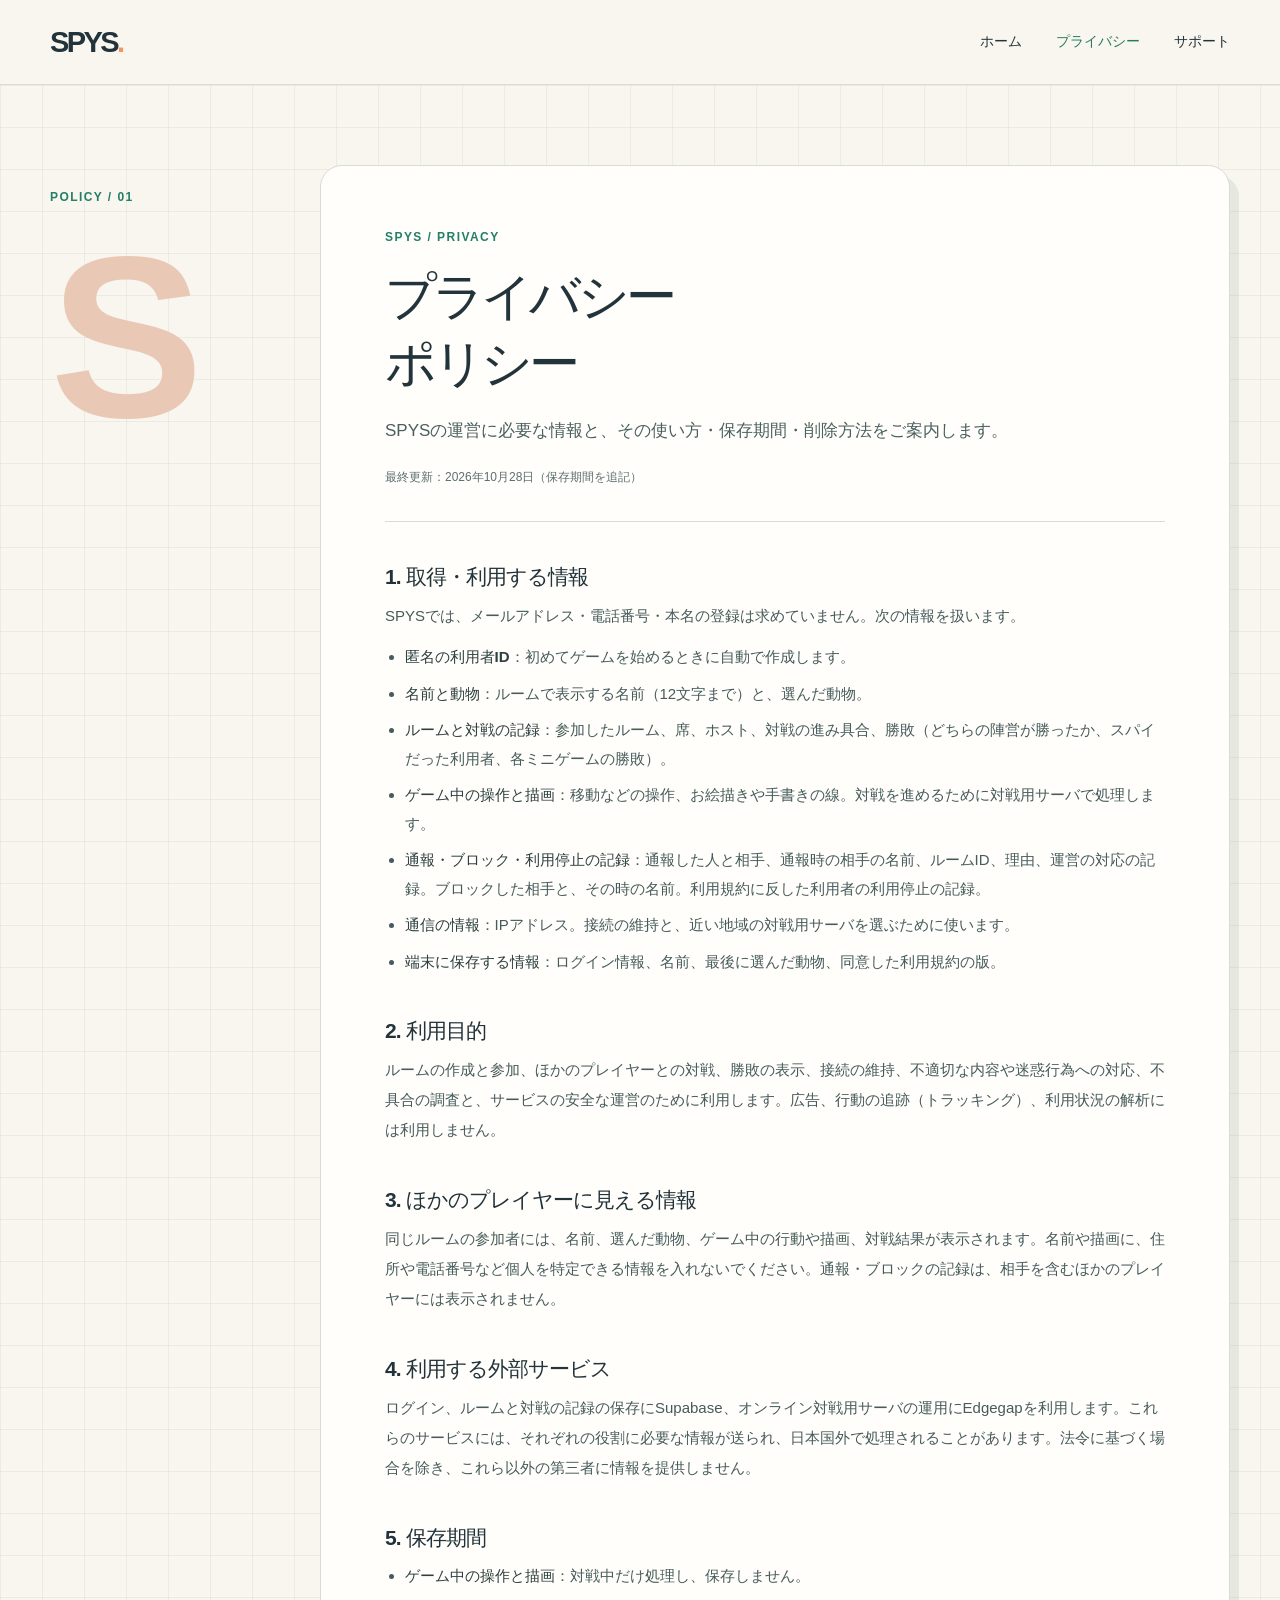
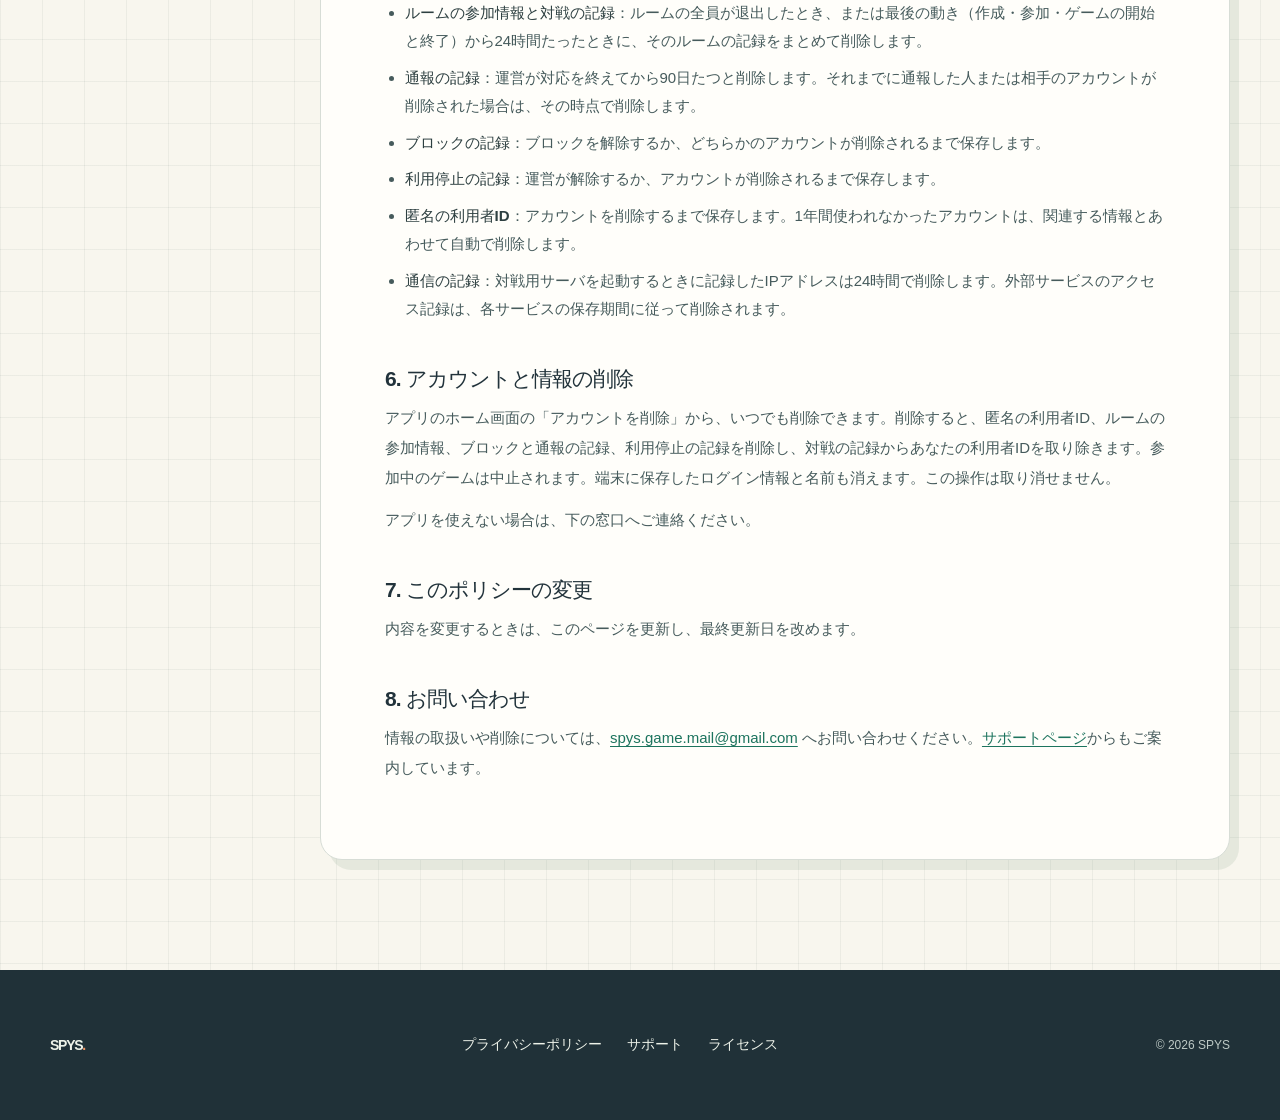
<file: privacy.html>
<!doctype html>
<html lang="ja">
<head>
  <meta charset="utf-8"><meta name="viewport" content="width=device-width, initial-scale=1"><meta name="theme-color" content="#f8f6ee">
  <meta name="description" content="SPYSのプライバシーポリシー。ゲーム内で利用する情報と問い合わせ先をご案内します。">
  <title>プライバシーポリシー — SPYS</title><link rel="icon" href="assets/icon.png" type="image/png"><link rel="stylesheet" href="styles.css">
</head>
<body>
  <header class="site-header"><div class="wrap header-inner"><a class="wordmark" href="./" aria-label="SPYS ホーム">SPYS<span class="wordmark-dot">.</span></a><nav aria-label="メインメニュー"><a href="./">ホーム</a><a href="privacy.html" aria-current="page">プライバシー</a><a href="support.html">サポート</a></nav></div></header>
  <main class="document grid-bg"><div class="wrap document-layout"><aside class="document-aside"><span class="index">POLICY / 01</span><div class="aside-mark" aria-hidden="true">S</div></aside><article class="document-card"><p class="eyebrow">SPYS / PRIVACY</p><h1>プライバシー<br>ポリシー</h1><p class="document-lead">SPYSの運営に必要な情報と、その使い方・保存期間・削除方法をご案内します。</p><p class="update">最終更新：2026年10月28日（保存期間を追記）</p>
    <section><h2>1. 取得・利用する情報</h2><p>SPYSでは、メールアドレス・電話番号・本名の登録は求めていません。次の情報を扱います。</p><ul>
      <li><strong>匿名の利用者ID</strong>：初めてゲームを始めるときに自動で作成します。</li>
      <li><strong>名前と動物</strong>：ルームで表示する名前（12文字まで）と、選んだ動物。</li>
      <li><strong>ルームと対戦の記録</strong>：参加したルーム、席、ホスト、対戦の進み具合、勝敗（どちらの陣営が勝ったか、スパイだった利用者、各ミニゲームの勝敗）。</li>
      <li><strong>ゲーム中の操作と描画</strong>：移動などの操作、お絵描きや手書きの線。対戦を進めるために対戦用サーバで処理します。</li>
      <li><strong>通報・ブロック・利用停止の記録</strong>：通報した人と相手、通報時の相手の名前、ルームID、理由、運営の対応の記録。ブロックした相手と、その時の名前。利用規約に反した利用者の利用停止の記録。</li>
      <li><strong>通信の情報</strong>：IPアドレス。接続の維持と、近い地域の対戦用サーバを選ぶために使います。</li>
      <li><strong>端末に保存する情報</strong>：ログイン情報、名前、最後に選んだ動物、同意した利用規約の版。</li>
    </ul></section>
    <section><h2>2. 利用目的</h2><p>ルームの作成と参加、ほかのプレイヤーとの対戦、勝敗の表示、接続の維持、不適切な内容や迷惑行為への対応、不具合の調査と、サービスの安全な運営のために利用します。広告、行動の追跡（トラッキング）、利用状況の解析には利用しません。</p></section>
    <section><h2>3. ほかのプレイヤーに見える情報</h2><p>同じルームの参加者には、名前、選んだ動物、ゲーム中の行動や描画、対戦結果が表示されます。名前や描画に、住所や電話番号など個人を特定できる情報を入れないでください。通報・ブロックの記録は、相手を含むほかのプレイヤーには表示されません。</p></section>
    <section><h2>4. 利用する外部サービス</h2><p>ログイン、ルームと対戦の記録の保存にSupabase、オンライン対戦用サーバの運用にEdgegapを利用します。これらのサービスには、それぞれの役割に必要な情報が送られ、日本国外で処理されることがあります。法令に基づく場合を除き、これら以外の第三者に情報を提供しません。</p></section>
    <section><h2>5. 保存期間</h2><ul>
      <li><strong>ゲーム中の操作と描画</strong>：対戦中だけ処理し、保存しません。</li>
      <li><strong>ルームの参加情報と対戦の記録</strong>：ルームの全員が退出したとき、または最後の動き（作成・参加・ゲームの開始と終了）から24時間たったときに、そのルームの記録をまとめて削除します。</li>
      <li><strong>通報の記録</strong>：運営が対応を終えてから90日たつと削除します。それまでに通報した人または相手のアカウントが削除された場合は、その時点で削除します。</li>
      <li><strong>ブロックの記録</strong>：ブロックを解除するか、どちらかのアカウントが削除されるまで保存します。</li>
      <li><strong>利用停止の記録</strong>：運営が解除するか、アカウントが削除されるまで保存します。</li>
      <li><strong>匿名の利用者ID</strong>：アカウントを削除するまで保存します。1年間使われなかったアカウントは、関連する情報とあわせて自動で削除します。</li>
      <li><strong>通信の記録</strong>：対戦用サーバを起動するときに記録したIPアドレスは24時間で削除します。外部サービスのアクセス記録は、各サービスの保存期間に従って削除されます。</li>
    </ul></section>
    <section><h2>6. アカウントと情報の削除</h2><p>アプリのホーム画面の「アカウントを削除」から、いつでも削除できます。削除すると、匿名の利用者ID、ルームの参加情報、ブロックと通報の記録、利用停止の記録を削除し、対戦の記録からあなたの利用者IDを取り除きます。参加中のゲームは中止されます。端末に保存したログイン情報と名前も消えます。この操作は取り消せません。</p><p>アプリを使えない場合は、下の窓口へご連絡ください。</p></section>
    <section><h2>7. このポリシーの変更</h2><p>内容を変更するときは、このページを更新し、最終更新日を改めます。</p></section>
    <section><h2>8. お問い合わせ</h2><p>情報の取扱いや削除については、<a href="mailto:spys.game.mail@gmail.com">spys.game.mail@gmail.com</a> へお問い合わせください。<a href="support.html">サポートページ</a>からもご案内しています。</p></section>
  </article></div></main>
  <footer class="site-footer"><div class="wrap footer-inner"><a class="wordmark" href="./">SPYS<span class="wordmark-dot">.</span></a><div><a href="privacy.html">プライバシーポリシー</a><a href="support.html">サポート</a><a href="licenses.html">ライセンス</a></div><small>© 2026 SPYS</small></div></footer>
</body></html>
</file>
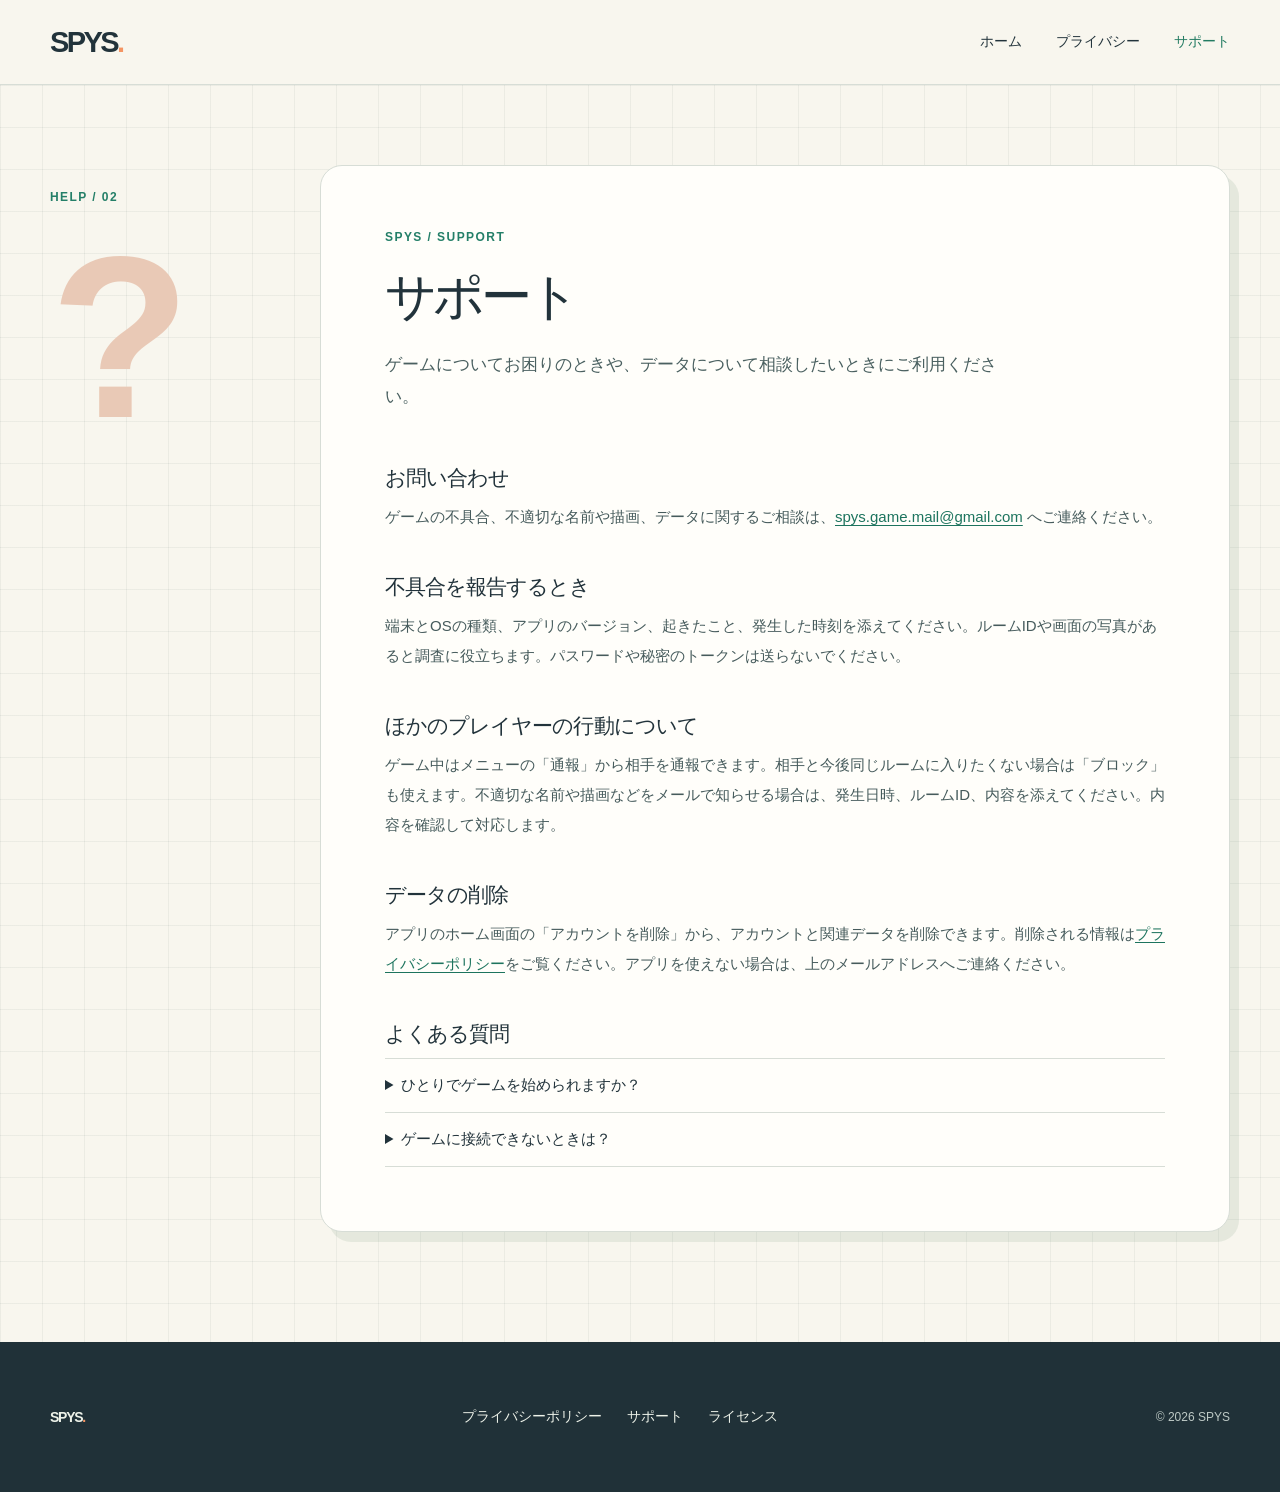
<file: support.html>
<!doctype html>
<html lang="ja">
<head>
  <meta charset="utf-8"><meta name="viewport" content="width=device-width, initial-scale=1"><meta name="theme-color" content="#f8f6ee">
  <meta name="description" content="SPYSのサポート。ゲームの不具合やデータに関するご相談はこちら。">
  <title>サポート — SPYS</title><link rel="icon" href="assets/icon.png" type="image/png"><link rel="stylesheet" href="styles.css">
</head>
<body>
  <header class="site-header"><div class="wrap header-inner"><a class="wordmark" href="./" aria-label="SPYS ホーム">SPYS<span class="wordmark-dot">.</span></a><nav aria-label="メインメニュー"><a href="./">ホーム</a><a href="privacy.html">プライバシー</a><a href="support.html" aria-current="page">サポート</a></nav></div></header>
  <main class="document grid-bg"><div class="wrap document-layout"><aside class="document-aside"><span class="index">HELP / 02</span><div class="aside-mark" aria-hidden="true">?</div></aside><article class="document-card"><p class="eyebrow">SPYS / SUPPORT</p><h1>サポート</h1><p class="document-lead">ゲームについてお困りのときや、データについて相談したいときにご利用ください。</p>
    <section><h2>お問い合わせ</h2><p>ゲームの不具合、不適切な名前や描画、データに関するご相談は、<a href="mailto:spys.game.mail@gmail.com">spys.game.mail@gmail.com</a> へご連絡ください。</p></section>
    <section><h2>不具合を報告するとき</h2><p>端末とOSの種類、アプリのバージョン、起きたこと、発生した時刻を添えてください。ルームIDや画面の写真があると調査に役立ちます。パスワードや秘密のトークンは送らないでください。</p></section>
    <section><h2>ほかのプレイヤーの行動について</h2><p>ゲーム中はメニューの「通報」から相手を通報できます。相手と今後同じルームに入りたくない場合は「ブロック」も使えます。不適切な名前や描画などをメールで知らせる場合は、発生日時、ルームID、内容を添えてください。内容を確認して対応します。</p></section>
    <section><h2>データの削除</h2><p>アプリのホーム画面の「アカウントを削除」から、アカウントと関連データを削除できます。削除される情報は<a href="privacy.html">プライバシーポリシー</a>をご覧ください。アプリを使えない場合は、上のメールアドレスへご連絡ください。</p></section>
    <section><h2>よくある質問</h2><details><summary>ひとりでゲームを始められますか？</summary><p>オンライン対戦は3〜8人で始められます。友達と同じルームIDを使って集まってください。ひとりで試すときは、ホーム画面の「ボットと練習（1人で遊ぶ）」から、ボット相手にすべてのミニゲームを遊べます。</p></details><details><summary>ゲームに接続できないときは？</summary><p>インターネット接続を確かめ、アプリを最新の版に更新してください。改善しない場合は、端末やアプリの版を添えてご連絡ください。</p></details></section>
  </article></div></main>
  <footer class="site-footer"><div class="wrap footer-inner"><a class="wordmark" href="./">SPYS<span class="wordmark-dot">.</span></a><div><a href="privacy.html">プライバシーポリシー</a><a href="support.html">サポート</a><a href="licenses.html">ライセンス</a></div><small>© 2026 SPYS</small></div></footer>
</body></html>
</file>
<file: styles.css>
:root{color-scheme:light;--paper:#f8f6ee;--ink:#22333b;--muted:#5c6e71;--line:#d7ddd6;--orange:#f49563;--green:#53a889;--card:#fffefa;--soft:#edf1e9;font-family:Arial,'Hiragino Kaku Gothic ProN','Yu Gothic',Meiryo,sans-serif;font-synthesis:none}
*{box-sizing:border-box}
html{scroll-behavior:smooth}
body{margin:0;background:var(--paper);color:var(--ink)}
img{max-width:100%;height:auto}
a{color:inherit}
.wrap{width:min(1180px,calc(100% - 64px));margin-inline:auto}
.site-header{background:var(--paper);border-bottom:1px solid var(--line);position:relative;z-index:2}
.header-inner{min-height:84px;display:flex;align-items:center;justify-content:space-between;gap:24px}
.wordmark{font-family:Arial,sans-serif;font-weight:800;font-size:29px;letter-spacing:-.09em;text-decoration:none;line-height:1}
.wordmark-dot{color:var(--orange)}
nav{display:flex;gap:34px;align-items:center}
nav a,.site-footer a{font-size:14px;font-weight:700;text-decoration:none}
nav a:hover,.site-footer a:hover,.text-link:hover{text-decoration:underline;text-underline-offset:4px}
nav a[aria-current]{color:#237b62}
.grid-bg{background-image:linear-gradient(to right,rgba(74,100,98,.075) 1px,transparent 1px),linear-gradient(to bottom,rgba(74,100,98,.075) 1px,transparent 1px);background-size:42px 42px}
.hero{overflow:hidden;border-bottom:1px solid var(--line)}
.hero-inner{min-height:640px;display:grid;grid-template-columns:1.1fr .9fr;align-items:center;gap:34px;padding-block:78px 92px}
.hero-copy{max-width:670px;position:relative;z-index:1}
.eyebrow,.index{font-family:Arial,'Yu Gothic',Meiryo,sans-serif;letter-spacing:.12em;font-size:12px;font-weight:800;color:#247f68}
.eyebrow{display:flex;align-items:center;gap:10px;margin:0 0 20px}
.signal{display:inline-block;width:9px;height:9px;border-radius:50%;background:var(--green);box-shadow:0 0 0 5px rgba(83,168,137,.16)}
h1,h2,h3,p{margin-top:0}
.hero h1{font-size:clamp(45px,5.1vw,72px);line-height:1.35;letter-spacing:-.075em;margin-bottom:24px;font-weight:800}
.hero h1 em{font-style:normal;color:#cb6749}
.lead{font-size:17px;line-height:2;max-width:590px;color:#455d5e;margin-bottom:31px;font-weight:500}
.button{display:inline-flex;align-items:center;justify-content:space-between;gap:42px;background:var(--ink);color:#fff;text-decoration:none;font-size:15px;font-weight:800;min-width:194px;padding:17px 20px;border-radius:13px;box-shadow:5px 5px 0 #92bbaa;transition:transform .18s,box-shadow .18s}
.button:hover{transform:translate(2px,2px);box-shadow:3px 3px 0 #92bbaa}
.hero-actions{display:flex;align-items:center;gap:25px;flex-wrap:wrap}
.hero-games-link{font-size:14px;font-weight:800;color:#236f5c;text-decoration:none;text-underline-offset:4px}
.hero-games-link:hover{text-decoration:underline}
.hero-note{font-size:14px;color:var(--muted);margin:25px 0 0}
.hero-art{position:relative;width:100%;min-width:0;max-width:500px;margin-inline:auto}
.art-frame{background:#f5dccc;border:3px solid var(--ink);border-radius:38px;padding:12px;transform:rotate(3deg);box-shadow:16px 17px 0 #bed8bf;overflow:hidden}
.art-frame img{display:block;width:100%;aspect-ratio:3/2;object-fit:contain;border-radius:26px}
.art-stamp{position:absolute;right:-18px;bottom:-24px;width:110px;height:110px;border-radius:50%;background:var(--orange);border:3px solid var(--ink);color:var(--ink);display:grid;place-content:center;text-align:center;font-size:13px;line-height:1.2;font-weight:800;letter-spacing:.04em;transform:rotate(-13deg)}
.section{padding-block:105px}
.section-heading{display:flex;align-items:baseline;gap:60px;margin-bottom:36px}
.section h2{font-size:39px;letter-spacing:-.07em;margin:0;line-height:1.3}
.steps{display:grid;grid-template-columns:repeat(3,1fr);gap:16px}
.steps article{background:var(--card);border:1px solid var(--line);border-radius:19px;padding:27px 27px 30px;min-height:230px}
.step-no{font-family:Arial,sans-serif;font-size:13px;font-weight:800;color:#b26749;display:block;margin-bottom:30px}
.steps h3{font-size:22px;letter-spacing:-.05em;margin-bottom:12px}
.steps p,.body-copy p{font-size:15px;line-height:1.95;color:#4d6364;margin-bottom:0}
.games-section{background:#f1f2e9;border-top:1px solid var(--line)}
.games-heading{justify-content:space-between;align-items:end;gap:48px;margin-bottom:30px}
.games-heading h2{margin-top:12px;max-width:780px}
.games-heading p{max-width:310px;margin:0 0 3px;color:#4d6364;font-size:15px;line-height:1.8}
.games-grid{display:grid;grid-template-columns:repeat(3,minmax(0,1fr));gap:20px}
.game-card{min-width:0;overflow:hidden;background:var(--card);border:1px solid #d1d9cf;border-radius:20px;box-shadow:0 8px 0 rgba(57,101,88,.09)}
.game-card.upcoming{border-color:#c9a88c}
.game-card.upcoming .game-number{color:#9b5634}
.game-card img{display:block;width:100%;aspect-ratio:16/9;object-fit:cover;background:#e4e6dc;border-bottom:1px solid var(--line)}
.game-card-copy{padding:23px 24px 26px}
.game-number{display:block;color:#31836d;font-family:Arial,sans-serif;font-size:13px;font-weight:800;letter-spacing:.13em;margin-bottom:11px}
.game-card h3{font-size:23px;letter-spacing:-.05em;margin-bottom:9px}
.game-card p{font-size:14px;line-height:1.85;color:#4d6364;margin:0}
.games-note{font-size:12px;color:var(--muted);margin:28px 0 0}
.section-soft{background:var(--soft);border-top:1px solid var(--line)}
.two-col{display:grid;grid-template-columns:1fr 1fr;gap:60px}
.two-col h2{margin-top:12px}
.body-copy p+p{margin-top:16px}
.text-link{display:inline-block;margin-top:23px;font-size:15px;font-weight:800;color:#1f6e5b;text-decoration:none}
.site-footer{background:#203138;color:#edf2e9}
.footer-inner{min-height:150px;display:flex;align-items:center;justify-content:space-between;gap:28px}
.footer-inner>div{display:flex;gap:25px}
.footer-inner small{color:#bdc9c5;font-size:12px}
.document{padding-block:80px 110px;min-height:calc(100vh - 234px)}
.document-layout{display:grid;grid-template-columns:230px minmax(0,1fr);gap:40px;align-items:start}
.document-aside{padding-top:22px}
.aside-mark{font-size:230px;font-weight:800;color:#e9c9b6;line-height:1;margin-top:18px;letter-spacing:-.13em}
.document-card{background:var(--card);border:1px solid var(--line);border-radius:22px;padding:clamp(28px,5vw,72px);box-shadow:9px 10px 0 rgba(94,129,103,.12)}
.document-card h1{font-size:clamp(38px,4vw,58px);letter-spacing:-.075em;line-height:1.3;margin-bottom:18px}
.document-lead{font-size:17px;color:#4a6060;line-height:1.9;max-width:640px;margin-bottom:22px}
.update{font-size:12px;color:var(--muted);padding-bottom:35px;border-bottom:1px solid var(--line)}
.document-card section{padding-top:29px}
.document-card section h2{font-size:21px;letter-spacing:-.045em;margin-bottom:10px}
.document-card section p{font-size:15px;line-height:2;color:#465b5c;margin-bottom:12px}
.document-card section ul{font-size:15px;line-height:1.9;color:#465b5c;margin:0 0 12px;padding-left:1.3em}
.document-card section li{margin-bottom:8px}
.document-card section li strong{color:#2d3f40}
.document-card section a{color:#1d745e;text-decoration-thickness:1px;text-underline-offset:3px}
.draft-note{font-size:13px!important;line-height:1.8!important;color:#745434!important;background:#fff0db;padding:14px 16px;border-radius:10px;margin:28px 0 0!important}
details{border-top:1px solid var(--line);padding:17px 0}
details:last-child{border-bottom:1px solid var(--line)}
summary{cursor:pointer;font-size:15px;font-weight:700}
details p{margin:12px 0 0!important}
@media(max-width:1000px){.games-grid{grid-template-columns:repeat(2,minmax(0,1fr))}.games-heading{display:block}.games-heading p{max-width:680px;margin-top:14px}}
@media(max-width:800px){.wrap{width:min(100% - 36px,660px)}.header-inner{min-height:72px}nav{gap:18px}nav a{font-size:12px}.hero-inner{grid-template-columns:minmax(0,1fr);padding-block:60px 80px;gap:46px}.hero-copy{min-width:0}.hero h1{font-size:clamp(41px,8vw,60px)}.hero-art{max-width:420px}.section{padding-block:75px}.section-heading{gap:20px}.steps{grid-template-columns:1fr}.steps article{min-height:0}.step-no{margin-bottom:19px}.two-col{grid-template-columns:1fr;gap:25px}.document-layout{grid-template-columns:1fr}.document-aside{display:none}.document{padding-block:36px 75px}.footer-inner{padding-block:30px;min-height:0;flex-wrap:wrap}}
@media(max-width:520px){.wrap{width:calc(100% - 28px)}.header-inner{align-items:flex-start;flex-direction:column;justify-content:center;gap:14px;padding-block:17px}nav{gap:14px;flex-wrap:wrap}.hero h1{font-size:40px}.lead{font-size:15px}.art-stamp{right:-6px;width:88px;height:88px;font-size:10px}.section-heading{display:block}.section-heading h2{margin-top:8px}.section h2{font-size:33px}.games-grid{grid-template-columns:1fr}.game-card-copy{padding:20px 21px 23px}.document-card{padding:25px 22px}.footer-inner>div{flex-wrap:wrap;gap:12px}}
@media(prefers-reduced-motion:reduce){html{scroll-behavior:auto}.button{transition:none}}
.license-text{font:12px/1.6 ui-monospace,SFMono-Regular,Menlo,Consolas,monospace;color:#465b5c;background:#f8f6ee;border:1px solid var(--line);border-radius:12px;padding:14px 16px;margin:8px 0 12px;white-space:pre-wrap;overflow-wrap:anywhere;max-height:360px;overflow:auto}
.license-list{font-size:13px!important;line-height:1.7!important;overflow-wrap:anywhere}
</file>
